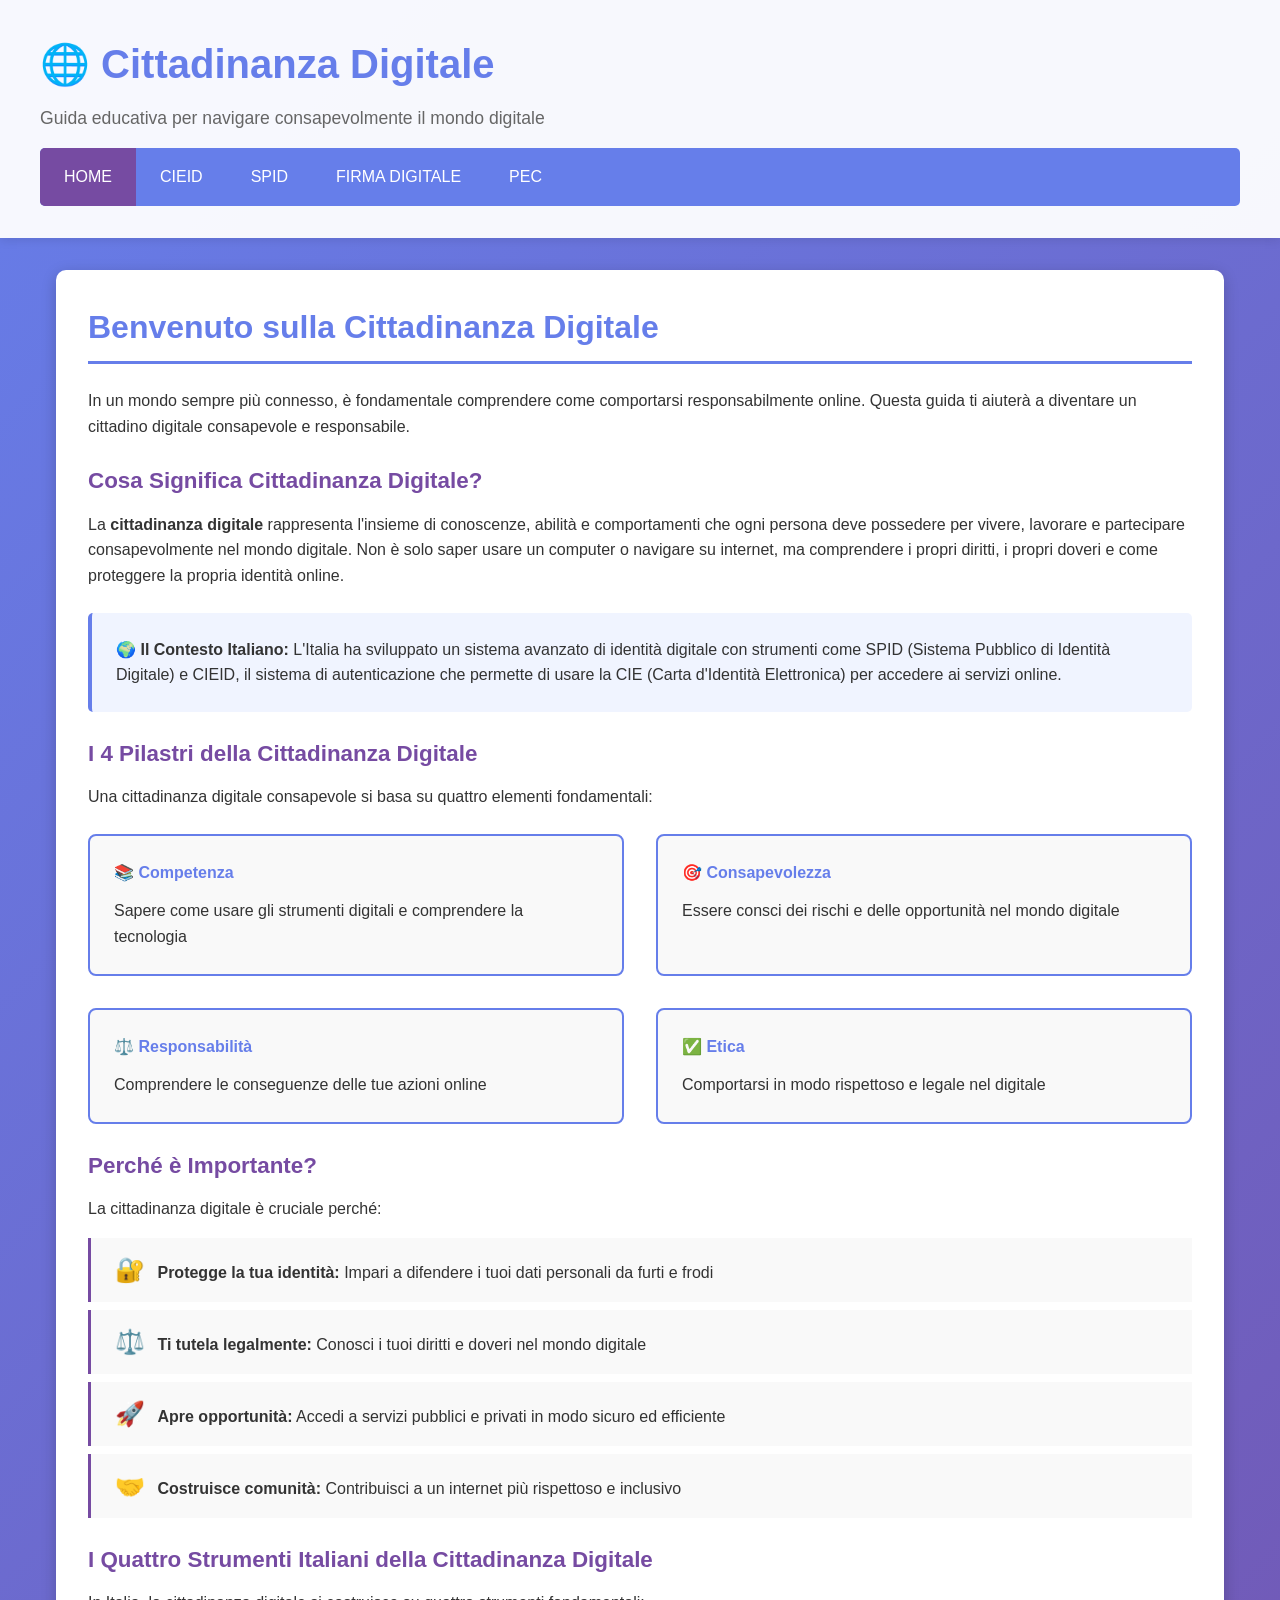
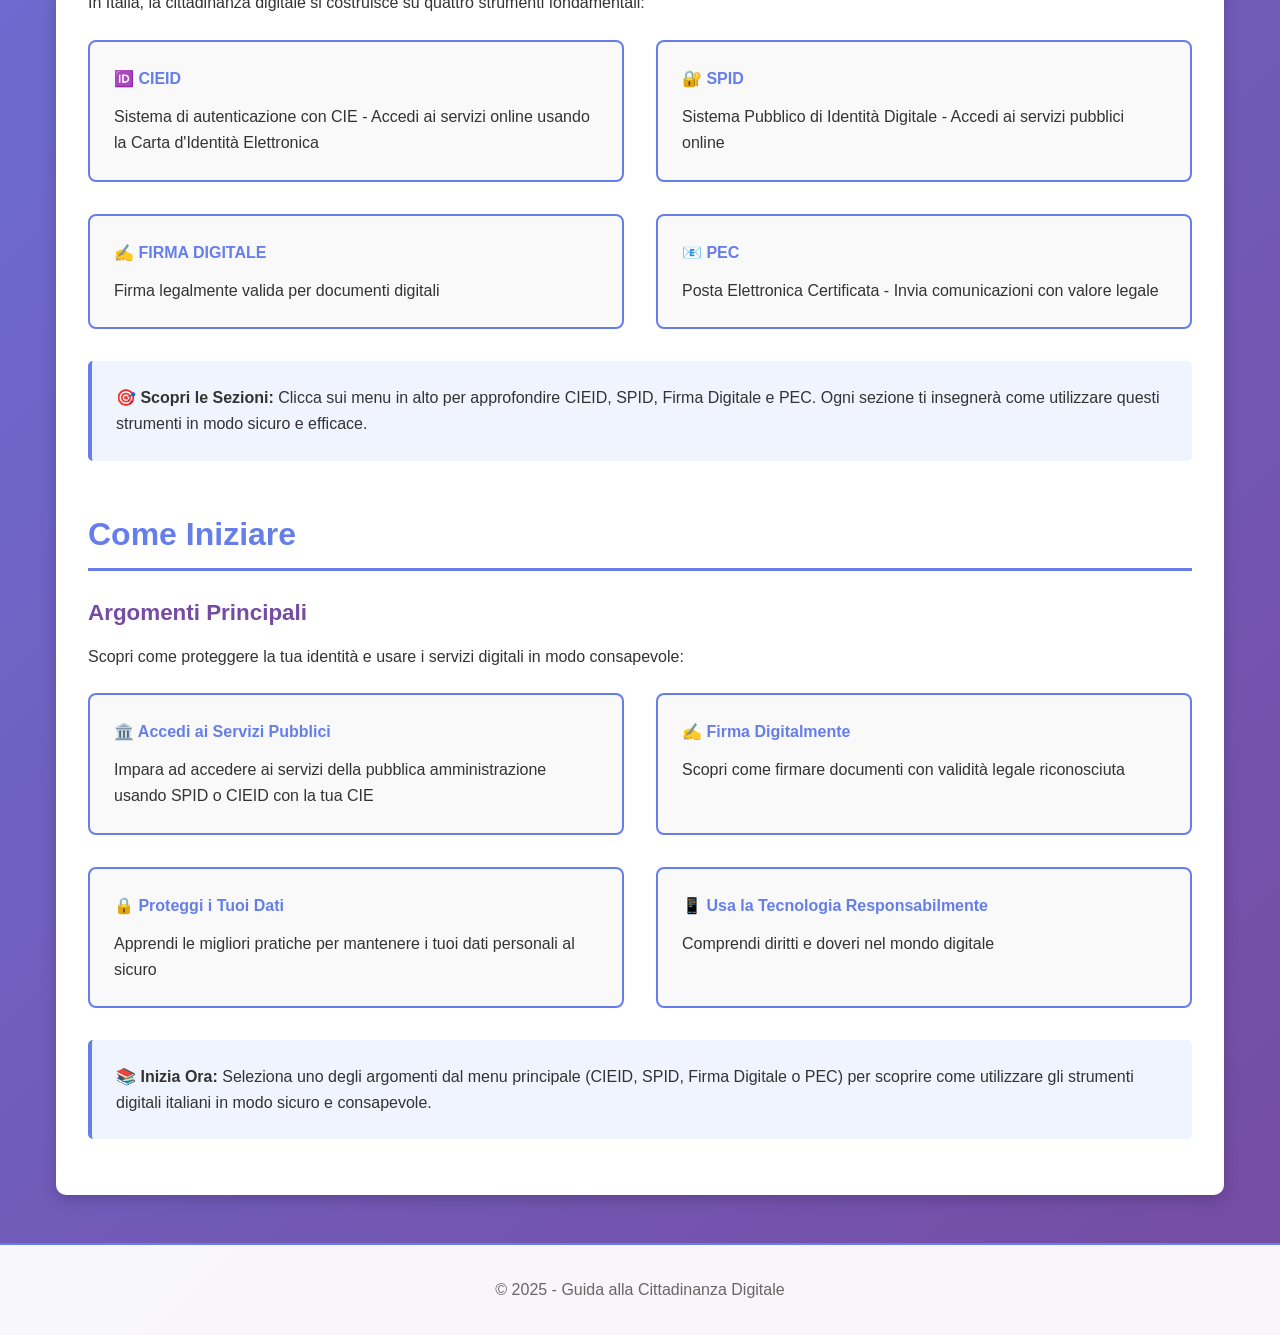
<file: index.html>
<!DOCTYPE html>
<html lang="it">
<head>
    <meta charset="UTF-8">
    <meta name="viewport" content="width=device-width, initial-scale=1.0">
    <title>Cittadinanza Digitale - Guida Educativa</title>
    <link rel="icon" type="image/svg+xml" href="favicon.svg">
    <link rel="stylesheet" href="style.css">
</head>
<body>
    <header>
        <div class="header-content">
            <h1>🌐 Cittadinanza Digitale</h1>
            <p class="subtitle">Guida educativa per navigare consapevolmente il mondo digitale</p>
            <nav id="navigation">
                <a href="#" class="nav-link active" data-section="home">HOME</a>
                <a href="#" class="nav-link" data-section="cieid">CIEID</a>
                <a href="#" class="nav-link" data-section="spid">SPID</a>
                <a href="#" class="nav-link" data-section="firma-digitale">FIRMA DIGITALE</a>
                <a href="#" class="nav-link" data-section="pec">PEC</a>
            </nav>
        </div>
    </header>

    <div class="container">
        <!-- Home Section -->
        <section class="section active" id="home">
            <h2>Benvenuto sulla Cittadinanza Digitale</h2>
            <p>In un mondo sempre più connesso, è fondamentale comprendere come comportarsi responsabilmente online. Questa guida ti aiuterà a diventare un cittadino digitale consapevole e responsabile.</p>
            
            <h3>Cosa Significa Cittadinanza Digitale?</h3>
            <p>La <strong>cittadinanza digitale</strong> rappresenta l'insieme di conoscenze, abilità e comportamenti che ogni persona deve possedere per vivere, lavorare e partecipare consapevolmente nel mondo digitale. Non è solo saper usare un computer o navigare su internet, ma comprendere i propri diritti, i propri doveri e come proteggere la propria identità online.</p>

            <div class="info-box">
                <strong>🌍 Il Contesto Italiano:</strong> L'Italia ha sviluppato un sistema avanzato di identità digitale con strumenti come SPID (Sistema Pubblico di Identità Digitale) e CIEID, il sistema di autenticazione che permette di usare la CIE (Carta d'Identità Elettronica) per accedere ai servizi online.
            </div>

            <h3>I 4 Pilastri della Cittadinanza Digitale</h3>
            <p>Una cittadinanza digitale consapevole si basa su quattro elementi fondamentali:</p>

            <div class="grid">
                <div class="card">
                    <h4>📚 Competenza</h4>
                    <p>Sapere come usare gli strumenti digitali e comprendere la tecnologia</p>
                </div>
                <div class="card">
                    <h4>🎯 Consapevolezza</h4>
                    <p>Essere consci dei rischi e delle opportunità nel mondo digitale</p>
                </div>
                <div class="card">
                    <h4>⚖️ Responsabilità</h4>
                    <p>Comprendere le conseguenze delle tue azioni online</p>
                </div>
                <div class="card">
                    <h4>✅ Etica</h4>
                    <p>Comportarsi in modo rispettoso e legale nel digitale</p>
                </div>
            </div>

            <h3>Perché è Importante?</h3>
            <p>La cittadinanza digitale è cruciale perché:</p>
            <ul class="tips-list">
                <li><span class="icon">🔐</span> <strong>Protegge la tua identità:</strong> Impari a difendere i tuoi dati personali da furti e frodi</li>
                <li><span class="icon">⚖️</span> <strong>Ti tutela legalmente:</strong> Conosci i tuoi diritti e doveri nel mondo digitale</li>
                <li><span class="icon">🚀</span> <strong>Apre opportunità:</strong> Accedi a servizi pubblici e privati in modo sicuro ed efficiente</li>
                <li><span class="icon">🤝</span> <strong>Costruisce comunità:</strong> Contribuisci a un internet più rispettoso e inclusivo</li>
            </ul>

            <h3>I Quattro Strumenti Italiani della Cittadinanza Digitale</h3>
            <p>In Italia, la cittadinanza digitale si costruisce su quattro strumenti fondamentali:</p>
            
            <div class="grid">
                <div class="card clickable" onclick="window.location.href='cieid.html'">
                    <h4>🆔 CIEID</h4>
                    <p>Sistema di autenticazione con CIE - Accedi ai servizi online usando la Carta d'Identità Elettronica</p>
                </div>
                <div class="card clickable" onclick="window.location.href='spid.html'">
                    <h4>🔐 SPID</h4>
                    <p>Sistema Pubblico di Identità Digitale - Accedi ai servizi pubblici online</p>
                </div>
                <div class="card clickable" onclick="window.location.href='firma-digitale.html'">
                    <h4>✍️ FIRMA DIGITALE</h4>
                    <p>Firma legalmente valida per documenti digitali</p>
                </div>
                <div class="card clickable" onclick="window.location.href='pec.html'">
                    <h4>📧 PEC</h4>
                    <p>Posta Elettronica Certificata - Invia comunicazioni con valore legale</p>
                </div>
            </div>

            <div class="info-box" style="margin-top: 2rem;">
                <strong>🎯 Scopri le Sezioni:</strong> Clicca sui menu in alto per approfondire CIEID, SPID, Firma Digitale e PEC. Ogni sezione ti insegnerà come utilizzare questi strumenti in modo sicuro e efficace.
            </div>

            <h2 style="margin-top: 3rem;">Come Iniziare</h2>
            
            <h3>Argomenti Principali</h3>
            <p>Scopri come proteggere la tua identità e usare i servizi digitali in modo consapevole:</p>

            <div class="grid">
                <div class="card">
                    <h4>🏛️ Accedi ai Servizi Pubblici</h4>
                    <p>Impara ad accedere ai servizi della pubblica amministrazione usando SPID o CIEID con la tua CIE</p>
                </div>
                <div class="card">
                    <h4>✍️ Firma Digitalmente</h4>
                    <p>Scopri come firmare documenti con validità legale riconosciuta</p>
                </div>
                <div class="card">
                    <h4>🔒 Proteggi i Tuoi Dati</h4>
                    <p>Apprendi le migliori pratiche per mantenere i tuoi dati personali al sicuro</p>
                </div>
                <div class="card">
                    <h4>📱 Usa la Tecnologia Responsabilmente</h4>
                    <p>Comprendi diritti e doveri nel mondo digitale</p>
                </div>
            </div>

            <div class="info-box" style="margin-top: 2rem;">
                <strong>📚 Inizia Ora:</strong> Seleziona uno degli argomenti dal menu principale (CIEID, SPID, Firma Digitale o PEC) per scoprire come utilizzare gli strumenti digitali italiani in modo sicuro e consapevole.
            </div>
        </section>
    </div>

    <footer>
        <p>&copy; 2025 - Guida alla Cittadinanza Digitale</p>
    </footer>

    <script src="script.js"></script>
</body>
</html>
</file>
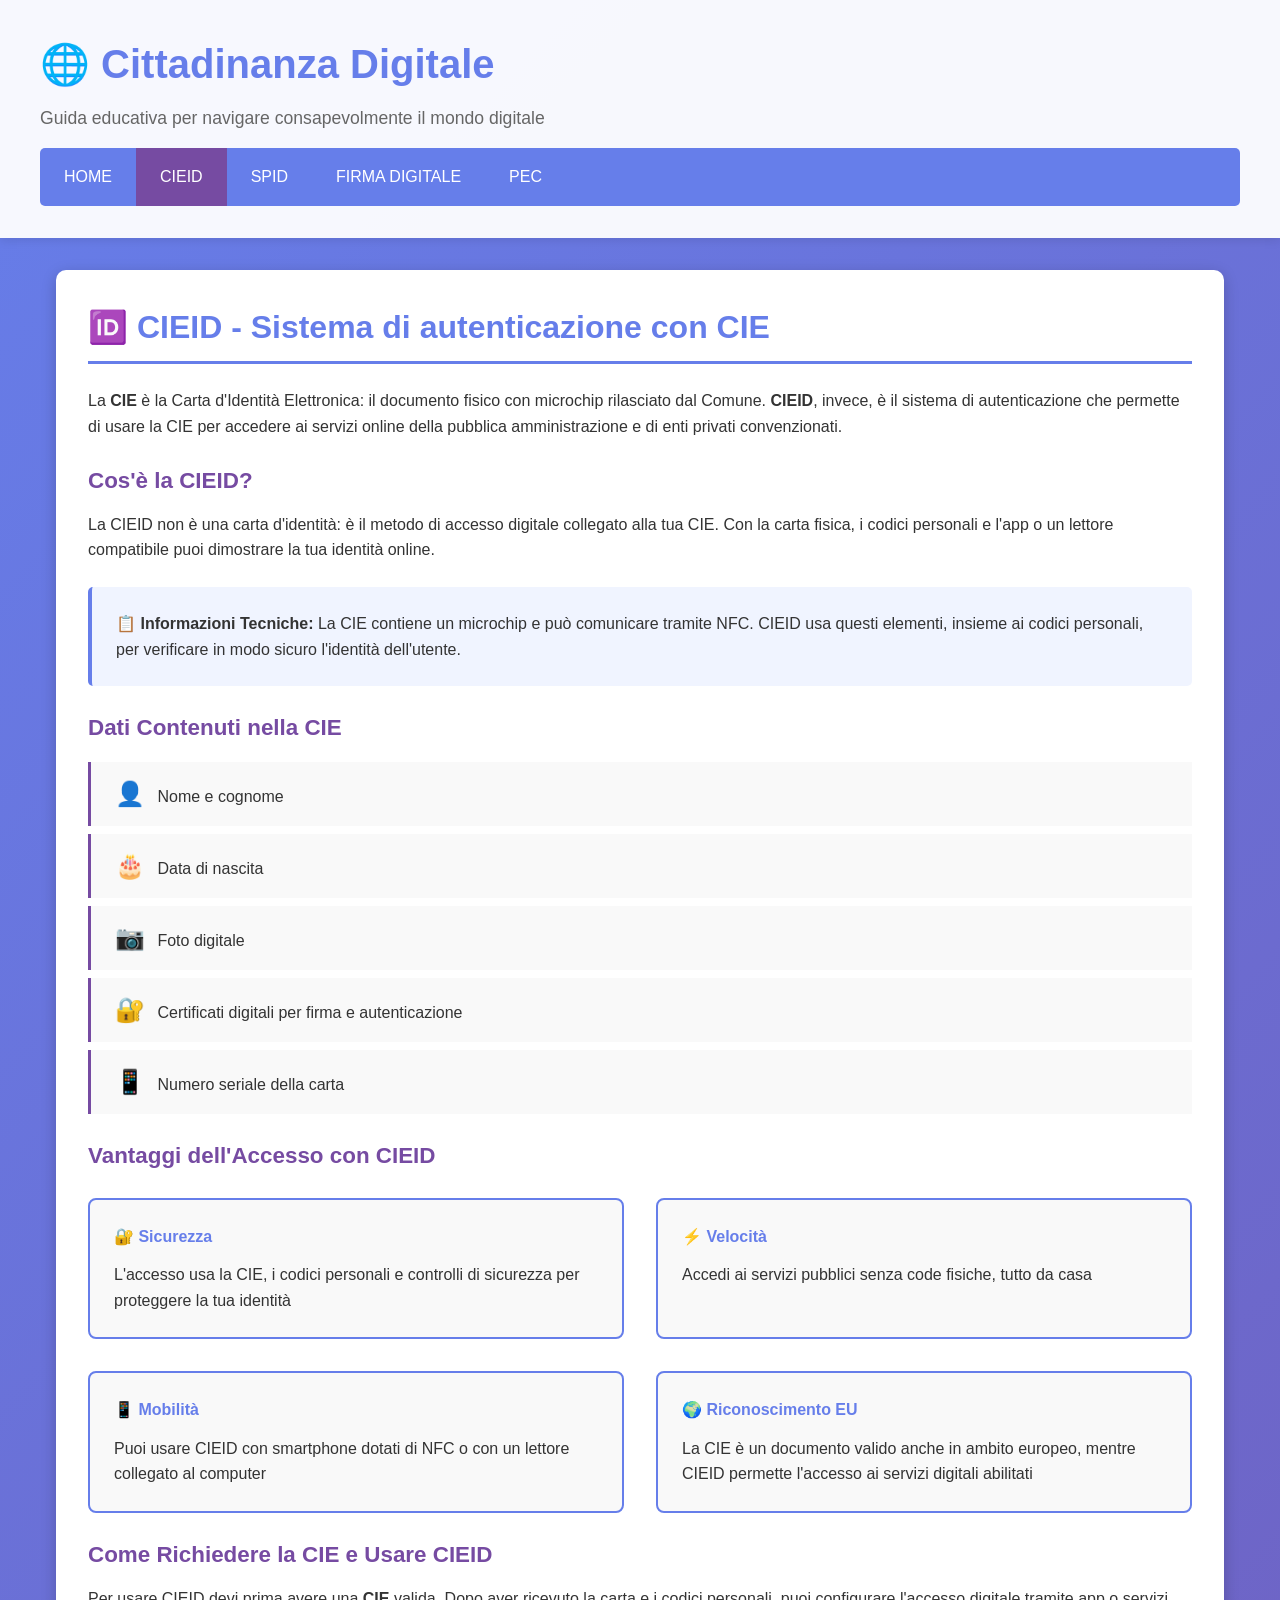
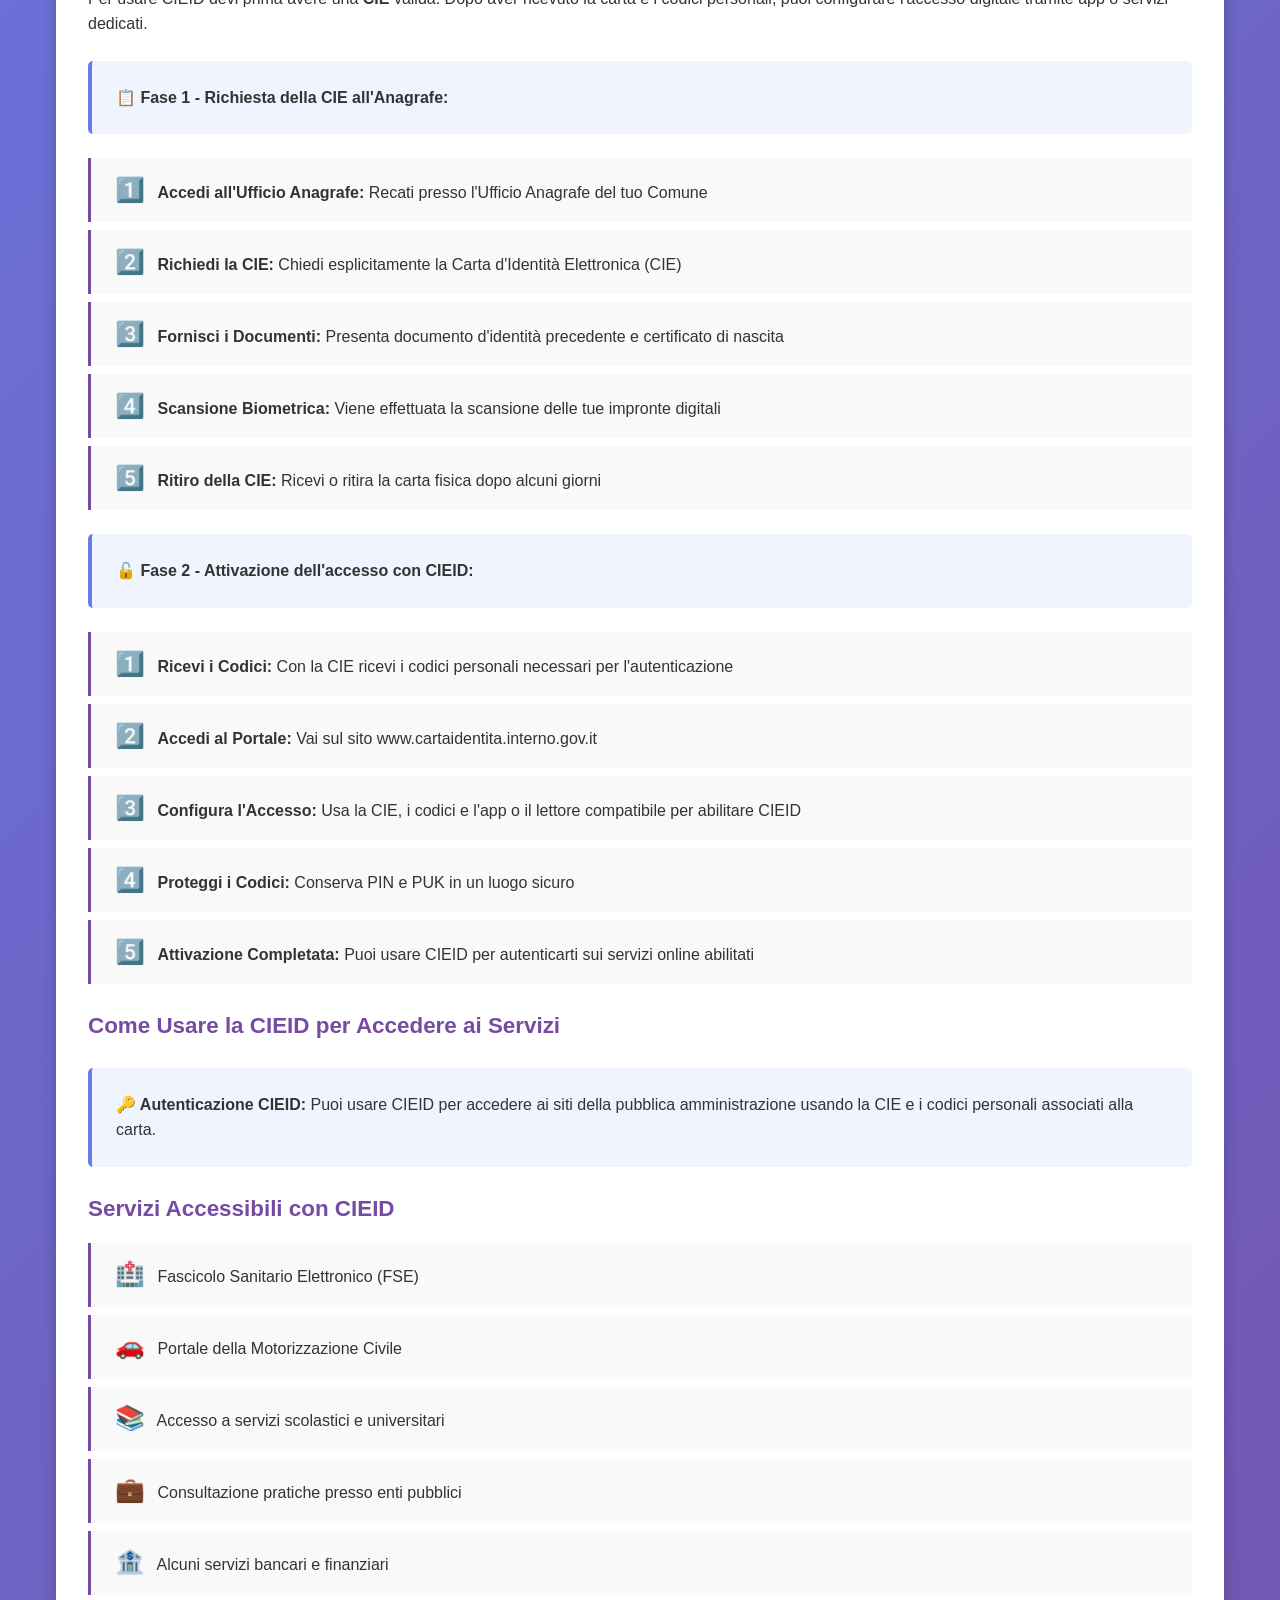
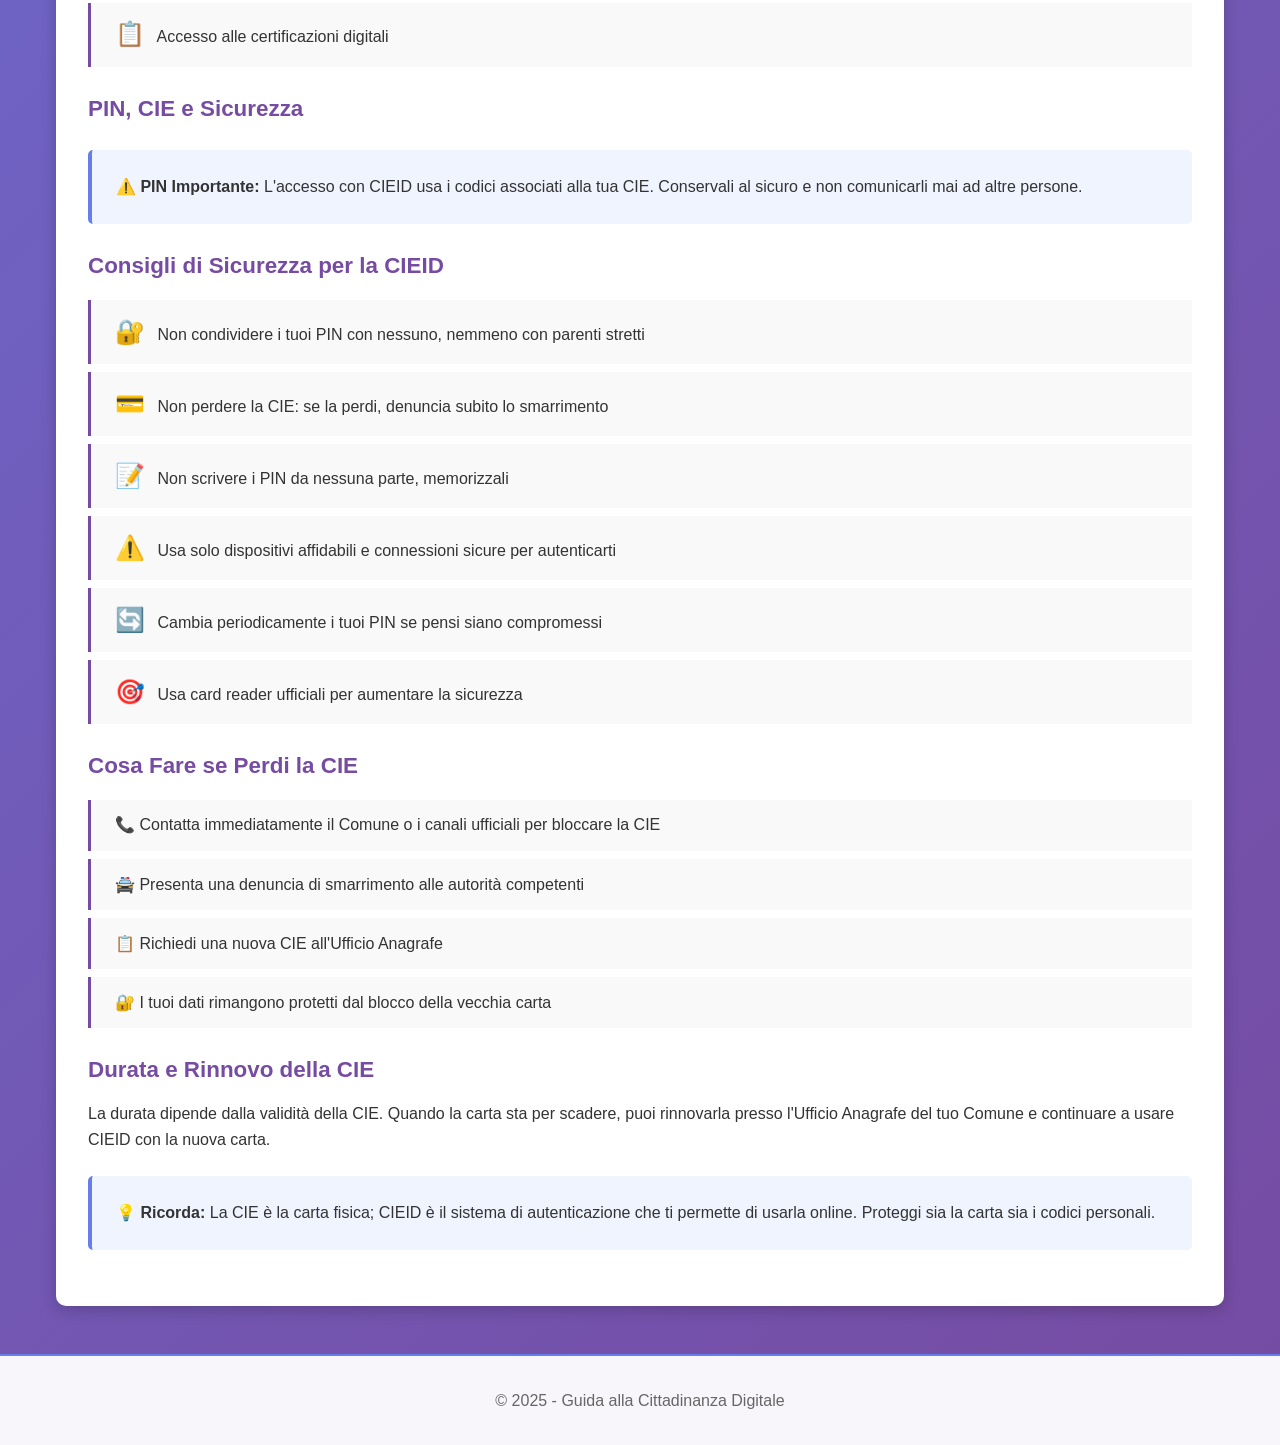
<file: cieid.html>
<!DOCTYPE html>
<html lang="it">
<head>
    <meta charset="UTF-8">
    <meta name="viewport" content="width=device-width, initial-scale=1.0">
    <title>CIEID - Cittadinanza Digitale</title>
    <link rel="icon" type="image/svg+xml" href="favicon.svg">
    <link rel="stylesheet" href="style.css">
</head>
<body>
    <header>
        <div class="header-content">
            <h1>🌐 Cittadinanza Digitale</h1>
            <p class="subtitle">Guida educativa per navigare consapevolmente il mondo digitale</p>
            <nav id="navigation">
                <a href="index.html" class="nav-link" data-section="home">HOME</a>
                <a href="cieid.html" class="nav-link active" data-section="cieid">CIEID</a>
                <a href="spid.html" class="nav-link" data-section="spid">SPID</a>
                <a href="firma-digitale.html" class="nav-link" data-section="firma-digitale">FIRMA DIGITALE</a>
                <a href="pec.html" class="nav-link" data-section="pec">PEC</a>
            </nav>
        </div>
    </header>

    <div class="container">
        <section class="section active">
            <h2>🆔 CIEID - Sistema di autenticazione con CIE</h2>

            <p>La <strong>CIE</strong> è la Carta d'Identità Elettronica: il documento fisico con microchip rilasciato dal Comune. <strong>CIEID</strong>, invece, è il sistema di autenticazione che permette di usare la CIE per accedere ai servizi online della pubblica amministrazione e di enti privati convenzionati.</p>

            <h3>Cos'è la CIEID?</h3>
            <p>La CIEID non è una carta d'identità: è il metodo di accesso digitale collegato alla tua CIE. Con la carta fisica, i codici personali e l'app o un lettore compatibile puoi dimostrare la tua identità online.</p>

            <div class="info-box">
                <strong>📋 Informazioni Tecniche:</strong> La CIE contiene un microchip e può comunicare tramite NFC. CIEID usa questi elementi, insieme ai codici personali, per verificare in modo sicuro l'identità dell'utente.
            </div>

            <h3>Dati Contenuti nella CIE</h3>
            <ul class="tips-list">
                <li><span class="icon">👤</span> Nome e cognome</li>
                <li><span class="icon">🎂</span> Data di nascita</li>
                <li><span class="icon">📷</span> Foto digitale</li>
                <li><span class="icon">🔐</span> Certificati digitali per firma e autenticazione</li>
                <li><span class="icon">📱</span> Numero seriale della carta</li>
            </ul>

            <h3>Vantaggi dell'Accesso con CIEID</h3>
            <div class="grid">
                <div class="card">
                    <h4>🔐 Sicurezza</h4>
                    <p>L'accesso usa la CIE, i codici personali e controlli di sicurezza per proteggere la tua identità</p>
                </div>
                <div class="card">
                    <h4>⚡ Velocità</h4>
                    <p>Accedi ai servizi pubblici senza code fisiche, tutto da casa</p>
                </div>
                <div class="card">
                    <h4>📱 Mobilità</h4>
                    <p>Puoi usare CIEID con smartphone dotati di NFC o con un lettore collegato al computer</p>
                </div>
                <div class="card">
                    <h4>🌍 Riconoscimento EU</h4>
                    <p>La CIE è un documento valido anche in ambito europeo, mentre CIEID permette l'accesso ai servizi digitali abilitati</p>
                </div>
            </div>

            <h3>Come Richiedere la CIE e Usare CIEID</h3>
            <p>Per usare CIEID devi prima avere una <strong>CIE</strong> valida. Dopo aver ricevuto la carta e i codici personali, puoi configurare l'accesso digitale tramite app o servizi dedicati.</p>
            
            <div class="info-box">
                <strong>📋 Fase 1 - Richiesta della CIE all'Anagrafe:</strong>
            </div>
            <ol class="tips-list">
                <li><span class="icon">1️⃣</span> <strong>Accedi all'Ufficio Anagrafe:</strong> Recati presso l'Ufficio Anagrafe del tuo Comune</li>
                <li><span class="icon">2️⃣</span> <strong>Richiedi la CIE:</strong> Chiedi esplicitamente la Carta d'Identità Elettronica (CIE)</li>
                <li><span class="icon">3️⃣</span> <strong>Fornisci i Documenti:</strong> Presenta documento d'identità precedente e certificato di nascita</li>
                <li><span class="icon">4️⃣</span> <strong>Scansione Biometrica:</strong> Viene effettuata la scansione delle tue impronte digitali</li>
                <li><span class="icon">5️⃣</span> <strong>Ritiro della CIE:</strong> Ricevi o ritira la carta fisica dopo alcuni giorni</li>
            </ol>

            <div class="info-box" style="margin-top: 1.5rem;">
                <strong>🔓 Fase 2 - Attivazione dell'accesso con CIEID:</strong>
            </div>
            <ol class="tips-list">
                <li><span class="icon">1️⃣</span> <strong>Ricevi i Codici:</strong> Con la CIE ricevi i codici personali necessari per l'autenticazione</li>
                <li><span class="icon">2️⃣</span> <strong>Accedi al Portale:</strong> Vai sul sito www.cartaidentita.interno.gov.it</li>
                <li><span class="icon">3️⃣</span> <strong>Configura l'Accesso:</strong> Usa la CIE, i codici e l'app o il lettore compatibile per abilitare CIEID</li>
                <li><span class="icon">4️⃣</span> <strong>Proteggi i Codici:</strong> Conserva PIN e PUK in un luogo sicuro</li>
                <li><span class="icon">5️⃣</span> <strong>Attivazione Completata:</strong> Puoi usare CIEID per autenticarti sui servizi online abilitati</li>
            </ol>

            <h3>Come Usare la CIEID per Accedere ai Servizi</h3>
            
            <div class="info-box">
                <strong>🔑 Autenticazione CIEID:</strong> Puoi usare CIEID per accedere ai siti della pubblica amministrazione usando la CIE e i codici personali associati alla carta.
            </div>

            <h3>Servizi Accessibili con CIEID</h3>
            <ul class="tips-list">
                <li><span class="icon">🏥</span> Fascicolo Sanitario Elettronico (FSE)</li>
                <li><span class="icon">🚗</span> Portale della Motorizzazione Civile</li>
                <li><span class="icon">📚</span> Accesso a servizi scolastici e universitari</li>
                <li><span class="icon">💼</span> Consultazione pratiche presso enti pubblici</li>
                <li><span class="icon">🏦</span> Alcuni servizi bancari e finanziari</li>
                <li><span class="icon">📋</span> Accesso alle certificazioni digitali</li>
            </ul>

            <h3>PIN, CIE e Sicurezza</h3>

            <div class="info-box">
                <strong>⚠️ PIN Importante:</strong> L'accesso con CIEID usa i codici associati alla tua CIE. Conservali al sicuro e non comunicarli mai ad altre persone.
            </div>

            <h3>Consigli di Sicurezza per la CIEID</h3>
            <ul class="tips-list">
                <li><span class="icon">🔐</span> Non condividere i tuoi PIN con nessuno, nemmeno con parenti stretti</li>
                <li><span class="icon">💳</span> Non perdere la CIE: se la perdi, denuncia subito lo smarrimento</li>
                <li><span class="icon">📝</span> Non scrivere i PIN da nessuna parte, memorizzali</li>
                <li><span class="icon">⚠️</span> Usa solo dispositivi affidabili e connessioni sicure per autenticarti</li>
                <li><span class="icon">🔄</span> Cambia periodicamente i tuoi PIN se pensi siano compromessi</li>
                <li><span class="icon">🎯</span> Usa card reader ufficiali per aumentare la sicurezza</li>
            </ul>

            <h3>Cosa Fare se Perdi la CIE</h3>
            <ul class="tips-list">
                <li>📞 Contatta immediatamente il Comune o i canali ufficiali per bloccare la CIE</li>
                <li>🚔 Presenta una denuncia di smarrimento alle autorità competenti</li>
                <li>📋 Richiedi una nuova CIE all'Ufficio Anagrafe</li>
                <li>🔐 I tuoi dati rimangono protetti dal blocco della vecchia carta</li>
            </ul>

            <h3>Durata e Rinnovo della CIE</h3>
            <p>La durata dipende dalla validità della CIE. Quando la carta sta per scadere, puoi rinnovarla presso l'Ufficio Anagrafe del tuo Comune e continuare a usare CIEID con la nuova carta.</p>

            <div class="info-box">
                <strong>💡 Ricorda:</strong> La CIE è la carta fisica; CIEID è il sistema di autenticazione che ti permette di usarla online. Proteggi sia la carta sia i codici personali.
            </div>
        </section>
    </div>

    <footer>
        <p>&copy; 2025 - Guida alla Cittadinanza Digitale</p>
    </footer>

    <script src="script.js"></script>
</body>
</html>
</file>
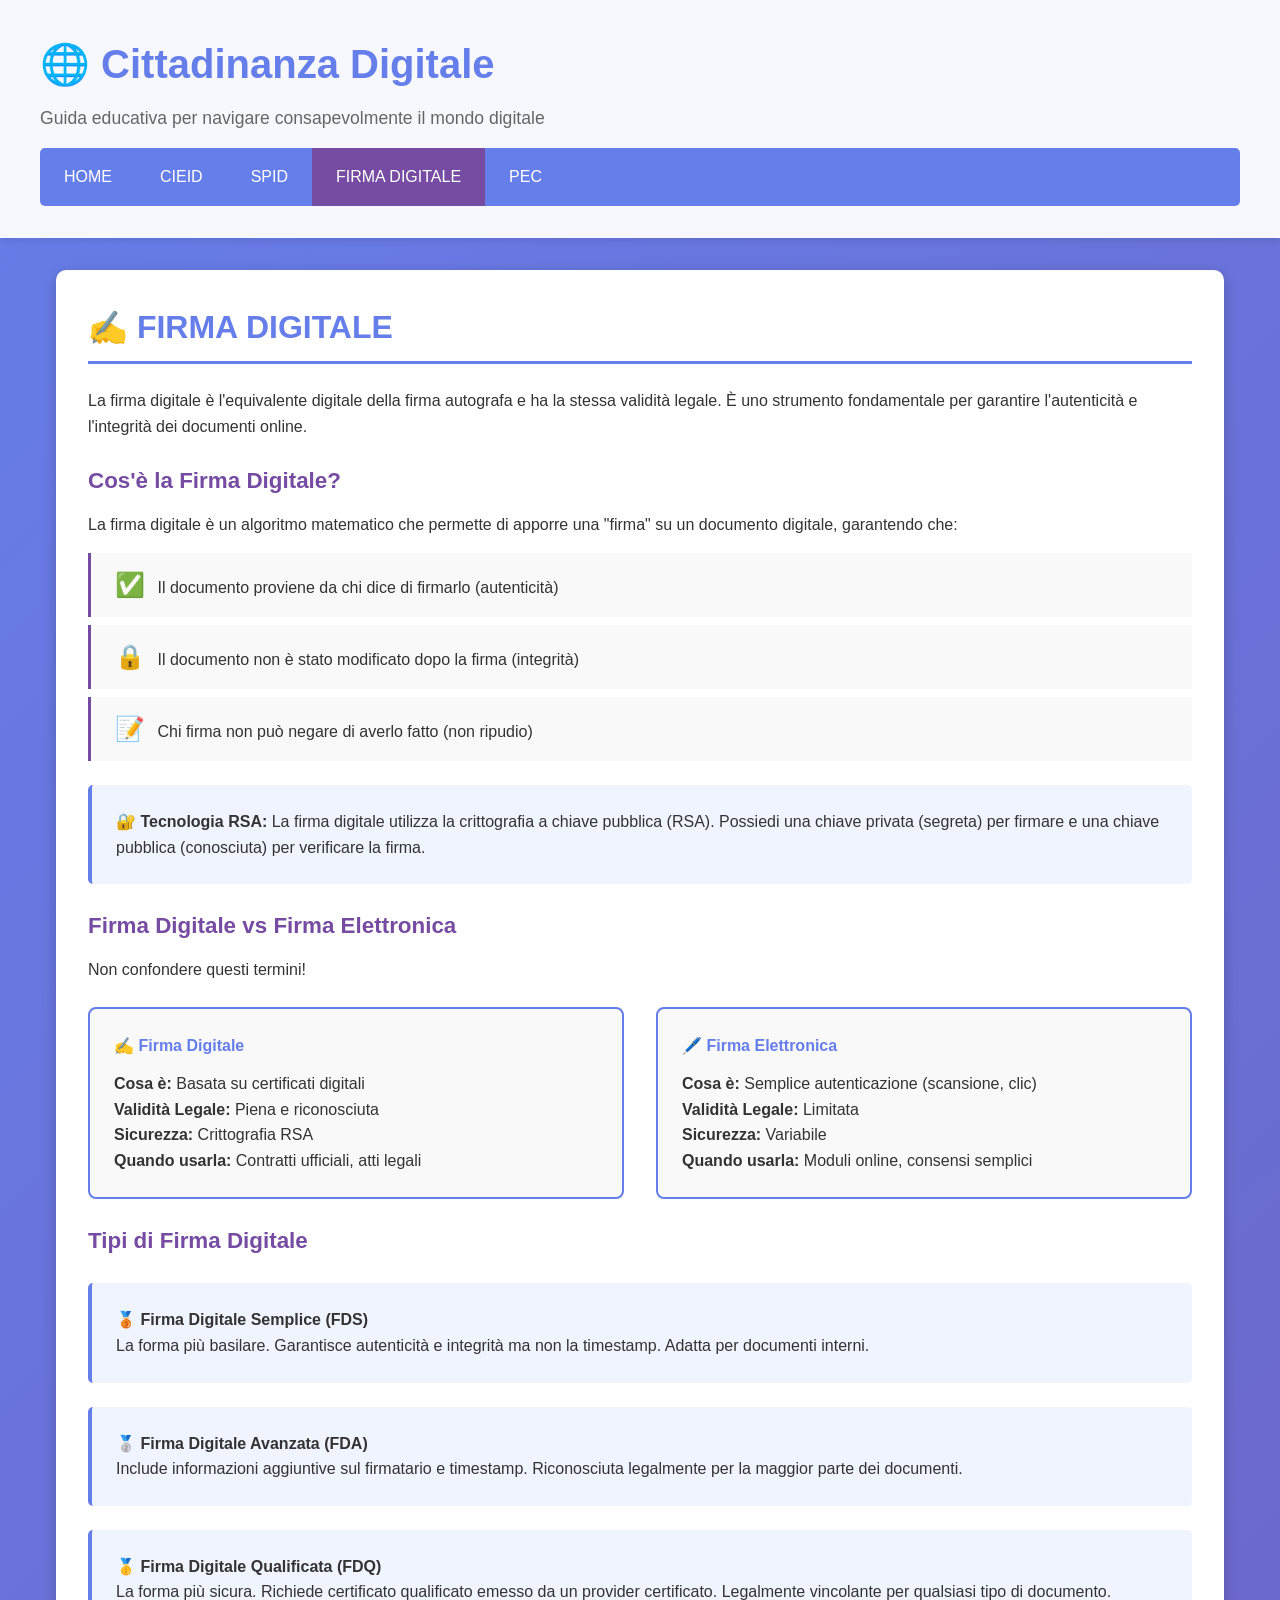
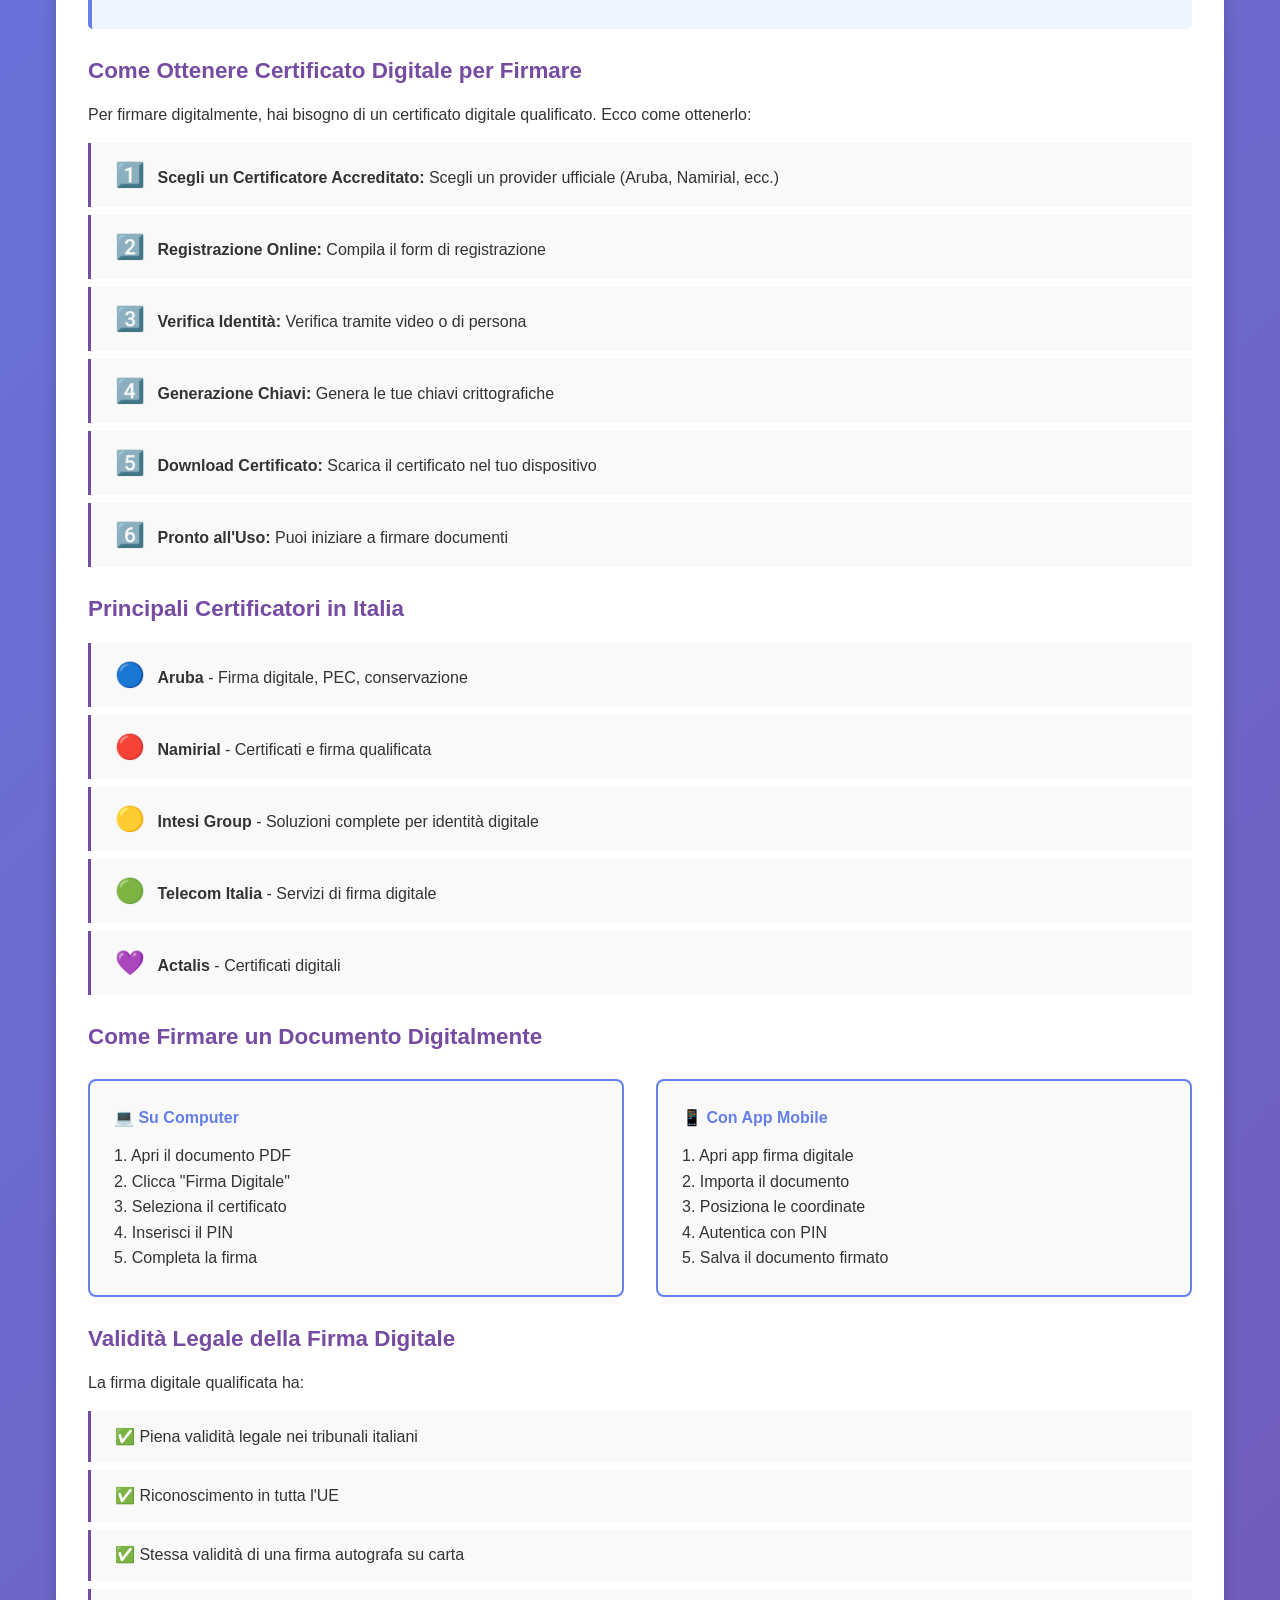
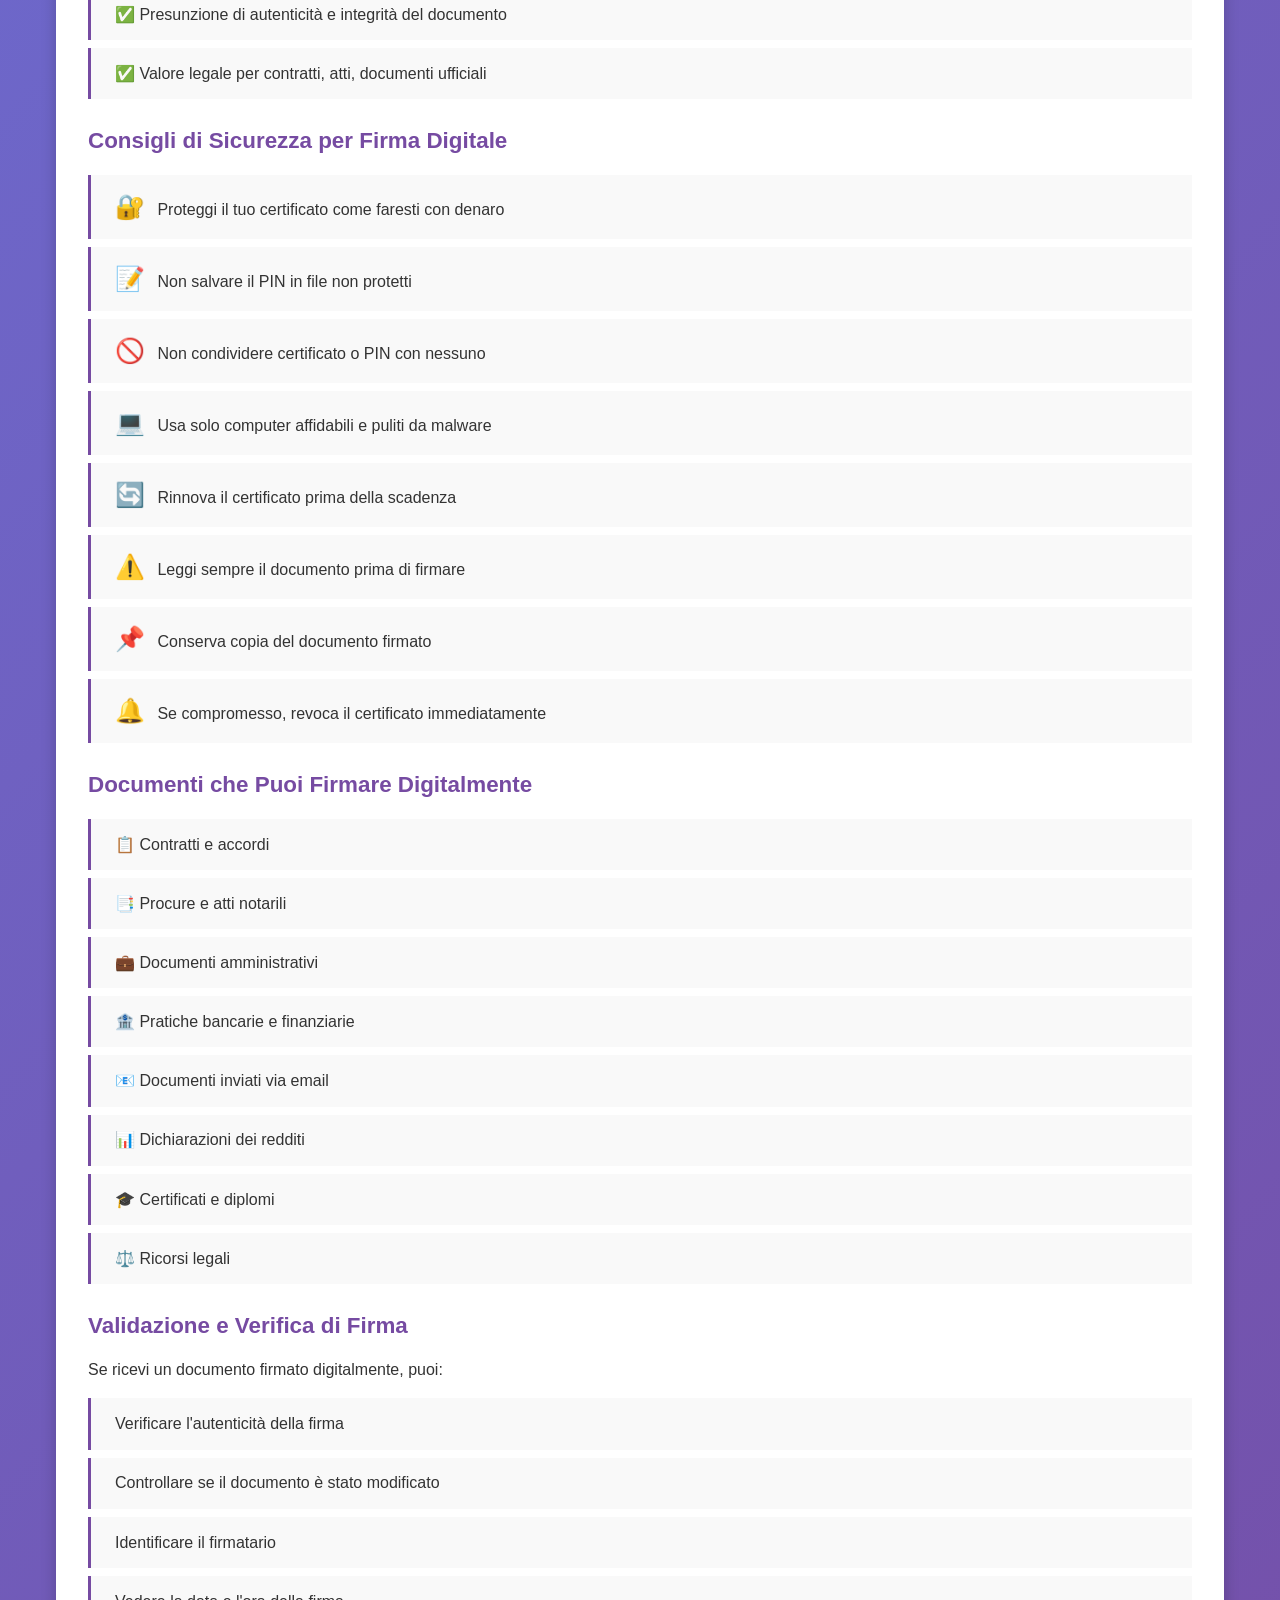
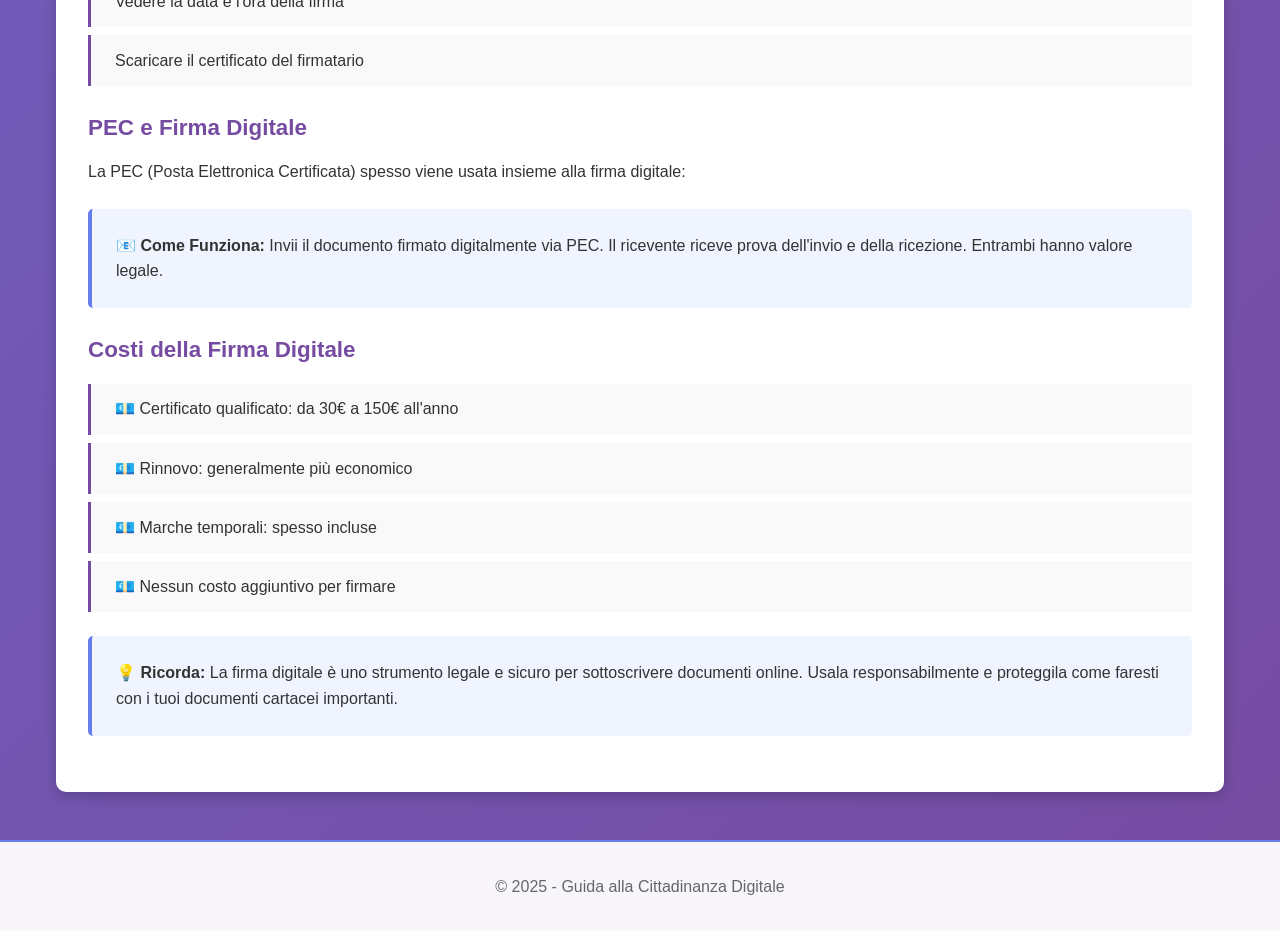
<file: firma-digitale.html>
<!DOCTYPE html>
<html lang="it">
<head>
    <meta charset="UTF-8">
    <meta name="viewport" content="width=device-width, initial-scale=1.0">
    <title>FIRMA DIGITALE - Cittadinanza Digitale</title>
    <link rel="icon" type="image/svg+xml" href="favicon.svg">
    <link rel="stylesheet" href="style.css">
</head>
<body>
    <header>
        <div class="header-content">
            <h1>🌐 Cittadinanza Digitale</h1>
            <p class="subtitle">Guida educativa per navigare consapevolmente il mondo digitale</p>
            <nav id="navigation">
                <a href="index.html" class="nav-link" data-section="home">HOME</a>
                <a href="cieid.html" class="nav-link" data-section="cieid">CIEID</a>
                <a href="spid.html" class="nav-link" data-section="spid">SPID</a>
                <a href="firma-digitale.html" class="nav-link active" data-section="firma-digitale">FIRMA DIGITALE</a>
                <a href="pec.html" class="nav-link" data-section="pec">PEC</a>
            </nav>
        </div>
    </header>

    <div class="container">
        <section class="section active">
            <h2>✍️ FIRMA DIGITALE</h2>
            
            <p>La firma digitale è l'equivalente digitale della firma autografa e ha la stessa validità legale. È uno strumento fondamentale per garantire l'autenticità e l'integrità dei documenti online.</p>

            <h3>Cos'è la Firma Digitale?</h3>
            <p>La firma digitale è un algoritmo matematico che permette di apporre una "firma" su un documento digitale, garantendo che:</p>
            
            <ul class="tips-list">
                <li><span class="icon">✅</span> Il documento proviene da chi dice di firmarlo (autenticità)</li>
                <li><span class="icon">🔒</span> Il documento non è stato modificato dopo la firma (integrità)</li>
                <li><span class="icon">📝</span> Chi firma non può negare di averlo fatto (non ripudio)</li>
            </ul>

            <div class="info-box">
                <strong>🔐 Tecnologia RSA:</strong> La firma digitale utilizza la crittografia a chiave pubblica (RSA). Possiedi una chiave privata (segreta) per firmare e una chiave pubblica (conosciuta) per verificare la firma.
            </div>

            <h3>Firma Digitale vs Firma Elettronica</h3>
            <p>Non confondere questi termini!</p>

            <div class="grid">
                <div class="card">
                    <h4>✍️ Firma Digitale</h4>
                    <p><strong>Cosa è:</strong> Basata su certificati digitali</p>
                    <p><strong>Validità Legale:</strong> Piena e riconosciuta</p>
                    <p><strong>Sicurezza:</strong> Crittografia RSA</p>
                    <p><strong>Quando usarla:</strong> Contratti ufficiali, atti legali</p>
                </div>
                <div class="card">
                    <h4>🖊️ Firma Elettronica</h4>
                    <p><strong>Cosa è:</strong> Semplice autenticazione (scansione, clic)</p>
                    <p><strong>Validità Legale:</strong> Limitata</p>
                    <p><strong>Sicurezza:</strong> Variabile</p>
                    <p><strong>Quando usarla:</strong> Moduli online, consensi semplici</p>
                </div>
            </div>

            <h3>Tipi di Firma Digitale</h3>

            <div class="info-box">
                <strong>🥉 Firma Digitale Semplice (FDS)</strong>
                <p>La forma più basilare. Garantisce autenticità e integrità ma non la timestamp. Adatta per documenti interni.</p>
            </div>

            <div class="info-box">
                <strong>🥈 Firma Digitale Avanzata (FDA)</strong>
                <p>Include informazioni aggiuntive sul firmatario e timestamp. Riconosciuta legalmente per la maggior parte dei documenti.</p>
            </div>

            <div class="info-box">
                <strong>🥇 Firma Digitale Qualificata (FDQ)</strong>
                <p>La forma più sicura. Richiede certificato qualificato emesso da un provider certificato. Legalmente vincolante per qualsiasi tipo di documento.</p>
            </div>

            <h3>Come Ottenere Certificato Digitale per Firmare</h3>
            <p>Per firmare digitalmente, hai bisogno di un certificato digitale qualificato. Ecco come ottenerlo:</p>

            <ol class="tips-list">
                <li><span class="icon">1️⃣</span> <strong>Scegli un Certificatore Accreditato:</strong> Scegli un provider ufficiale (Aruba, Namirial, ecc.)</li>
                <li><span class="icon">2️⃣</span> <strong>Registrazione Online:</strong> Compila il form di registrazione</li>
                <li><span class="icon">3️⃣</span> <strong>Verifica Identità:</strong> Verifica tramite video o di persona</li>
                <li><span class="icon">4️⃣</span> <strong>Generazione Chiavi:</strong> Genera le tue chiavi crittografiche</li>
                <li><span class="icon">5️⃣</span> <strong>Download Certificato:</strong> Scarica il certificato nel tuo dispositivo</li>
                <li><span class="icon">6️⃣</span> <strong>Pronto all'Uso:</strong> Puoi iniziare a firmare documenti</li>
            </ol>

            <h3>Principali Certificatori in Italia</h3>
            <ul class="tips-list">
                <li><span class="icon">🔵</span> <strong>Aruba</strong> - Firma digitale, PEC, conservazione</li>
                <li><span class="icon">🔴</span> <strong>Namirial</strong> - Certificati e firma qualificata</li>
                <li><span class="icon">🟡</span> <strong>Intesi Group</strong> - Soluzioni complete per identità digitale</li>
                <li><span class="icon">🟢</span> <strong>Telecom Italia</strong> - Servizi di firma digitale</li>
                <li><span class="icon">💜</span> <strong>Actalis</strong> - Certificati digitali</li>
            </ul>

            <h3>Come Firmare un Documento Digitalmente</h3>
            <div class="grid">
                <div class="card">
                    <h4>💻 Su Computer</h4>
                    <p>1. Apri il documento PDF</p>
                    <p>2. Clicca "Firma Digitale"</p>
                    <p>3. Seleziona il certificato</p>
                    <p>4. Inserisci il PIN</p>
                    <p>5. Completa la firma</p>
                </div>
                <div class="card">
                    <h4>📱 Con App Mobile</h4>
                    <p>1. Apri app firma digitale</p>
                    <p>2. Importa il documento</p>
                    <p>3. Posiziona le coordinate</p>
                    <p>4. Autentica con PIN</p>
                    <p>5. Salva il documento firmato</p>
                </div>
            </div>

            <h3>Validità Legale della Firma Digitale</h3>
            <p>La firma digitale qualificata ha:</p>
            <ul class="tips-list">
                <li>✅ Piena validità legale nei tribunali italiani</li>
                <li>✅ Riconoscimento in tutta l'UE</li>
                <li>✅ Stessa validità di una firma autografa su carta</li>
                <li>✅ Presunzione di autenticità e integrità del documento</li>
                <li>✅ Valore legale per contratti, atti, documenti ufficiali</li>
            </ul>

            <h3>Consigli di Sicurezza per Firma Digitale</h3>
            <ul class="tips-list">
                <li><span class="icon">🔐</span> Proteggi il tuo certificato come faresti con denaro</li>
                <li><span class="icon">📝</span> Non salvare il PIN in file non protetti</li>
                <li><span class="icon">🚫</span> Non condividere certificato o PIN con nessuno</li>
                <li><span class="icon">💻</span> Usa solo computer affidabili e puliti da malware</li>
                <li><span class="icon">🔄</span> Rinnova il certificato prima della scadenza</li>
                <li><span class="icon">⚠️</span> Leggi sempre il documento prima di firmare</li>
                <li><span class="icon">📌</span> Conserva copia del documento firmato</li>
                <li><span class="icon">🔔</span> Se compromesso, revoca il certificato immediatamente</li>
            </ul>

            <h3>Documenti che Puoi Firmare Digitalmente</h3>
            <ul class="tips-list">
                <li>📋 Contratti e accordi</li>
                <li>📑 Procure e atti notarili</li>
                <li>💼 Documenti amministrativi</li>
                <li>🏦 Pratiche bancarie e finanziarie</li>
                <li>📧 Documenti inviati via email</li>
                <li>📊 Dichiarazioni dei redditi</li>
                <li>🎓 Certificati e diplomi</li>
                <li>⚖️ Ricorsi legali</li>
            </ul>

            <h3>Validazione e Verifica di Firma</h3>
            <p>Se ricevi un documento firmato digitalmente, puoi:</p>
            <ul class="tips-list">
                <li>Verificare l'autenticità della firma</li>
                <li>Controllare se il documento è stato modificato</li>
                <li>Identificare il firmatario</li>
                <li>Vedere la data e l'ora della firma</li>
                <li>Scaricare il certificato del firmatario</li>
            </ul>

            <h3>PEC e Firma Digitale</h3>
            <p>La PEC (Posta Elettronica Certificata) spesso viene usata insieme alla firma digitale:</p>
            
            <div class="info-box">
                <strong>📧 Come Funziona:</strong> Invii il documento firmato digitalmente via PEC. Il ricevente riceve prova dell'invio e della ricezione. Entrambi hanno valore legale.
            </div>

            <h3>Costi della Firma Digitale</h3>
            <ul class="tips-list">
                <li>💶 Certificato qualificato: da 30€ a 150€ all'anno</li>
                <li>💶 Rinnovo: generalmente più economico</li>
                <li>💶 Marche temporali: spesso incluse</li>
                <li>💶 Nessun costo aggiuntivo per firmare</li>
            </ul>

            <div class="info-box">
                <strong>💡 Ricorda:</strong> La firma digitale è uno strumento legale e sicuro per sottoscrivere documenti online. Usala responsabilmente e proteggila come faresti con i tuoi documenti cartacei importanti.
            </div>
        </section>
    </div>

    <footer>
        <p>&copy; 2025 - Guida alla Cittadinanza Digitale</p>
    </footer>

    <script src="script.js"></script>
</body>
</html>
</file>
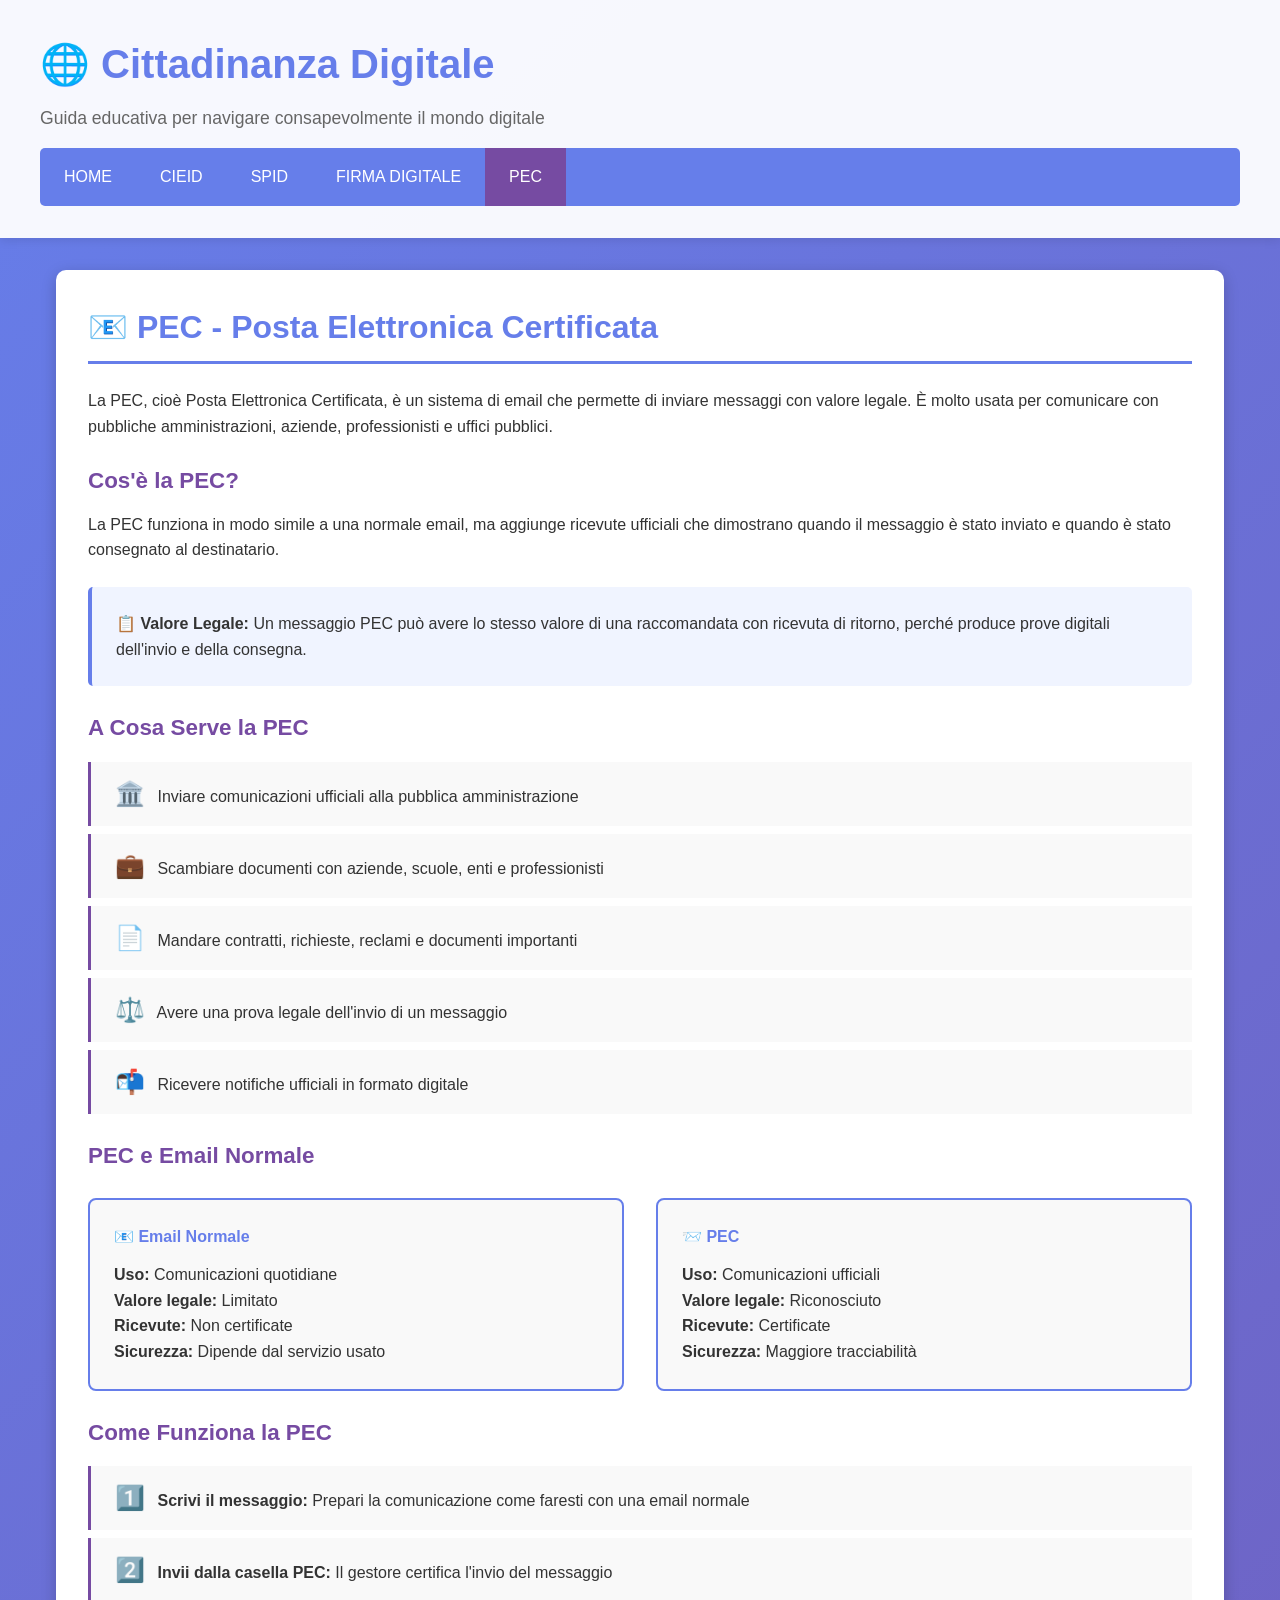
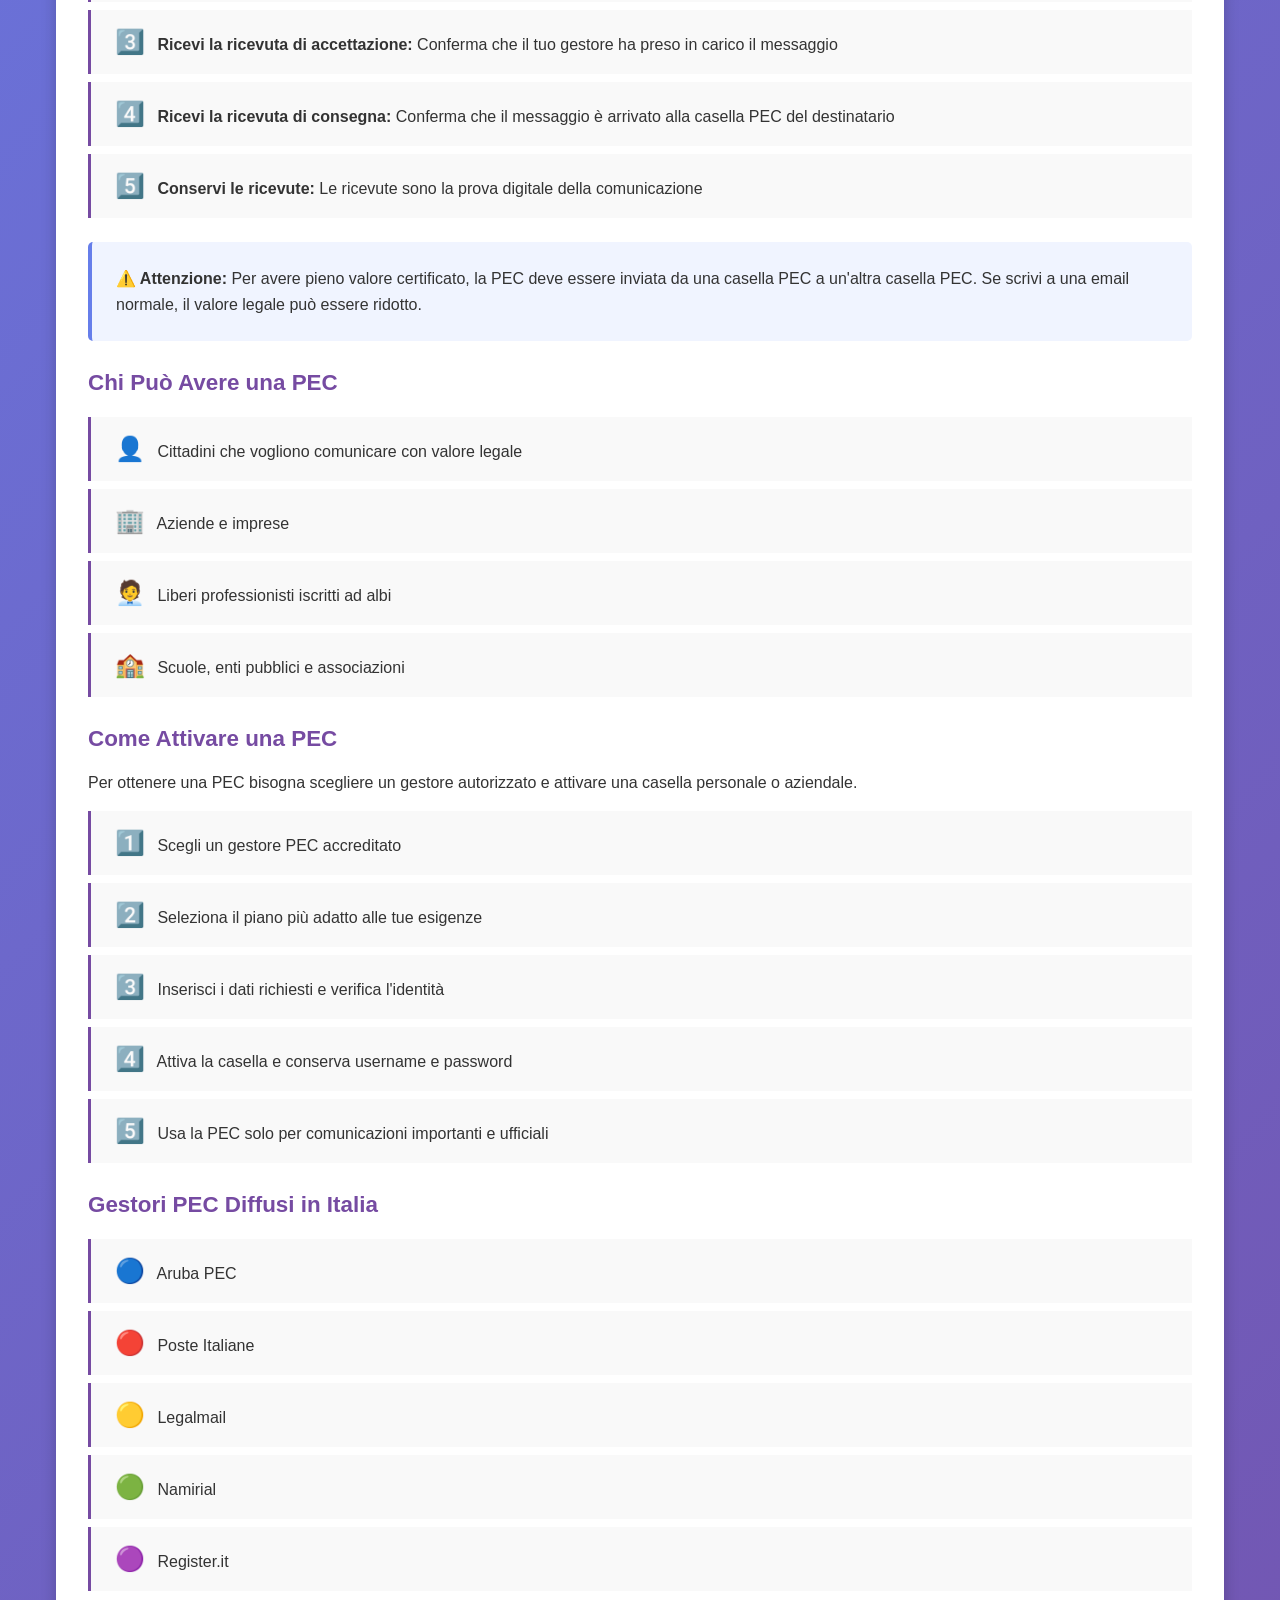
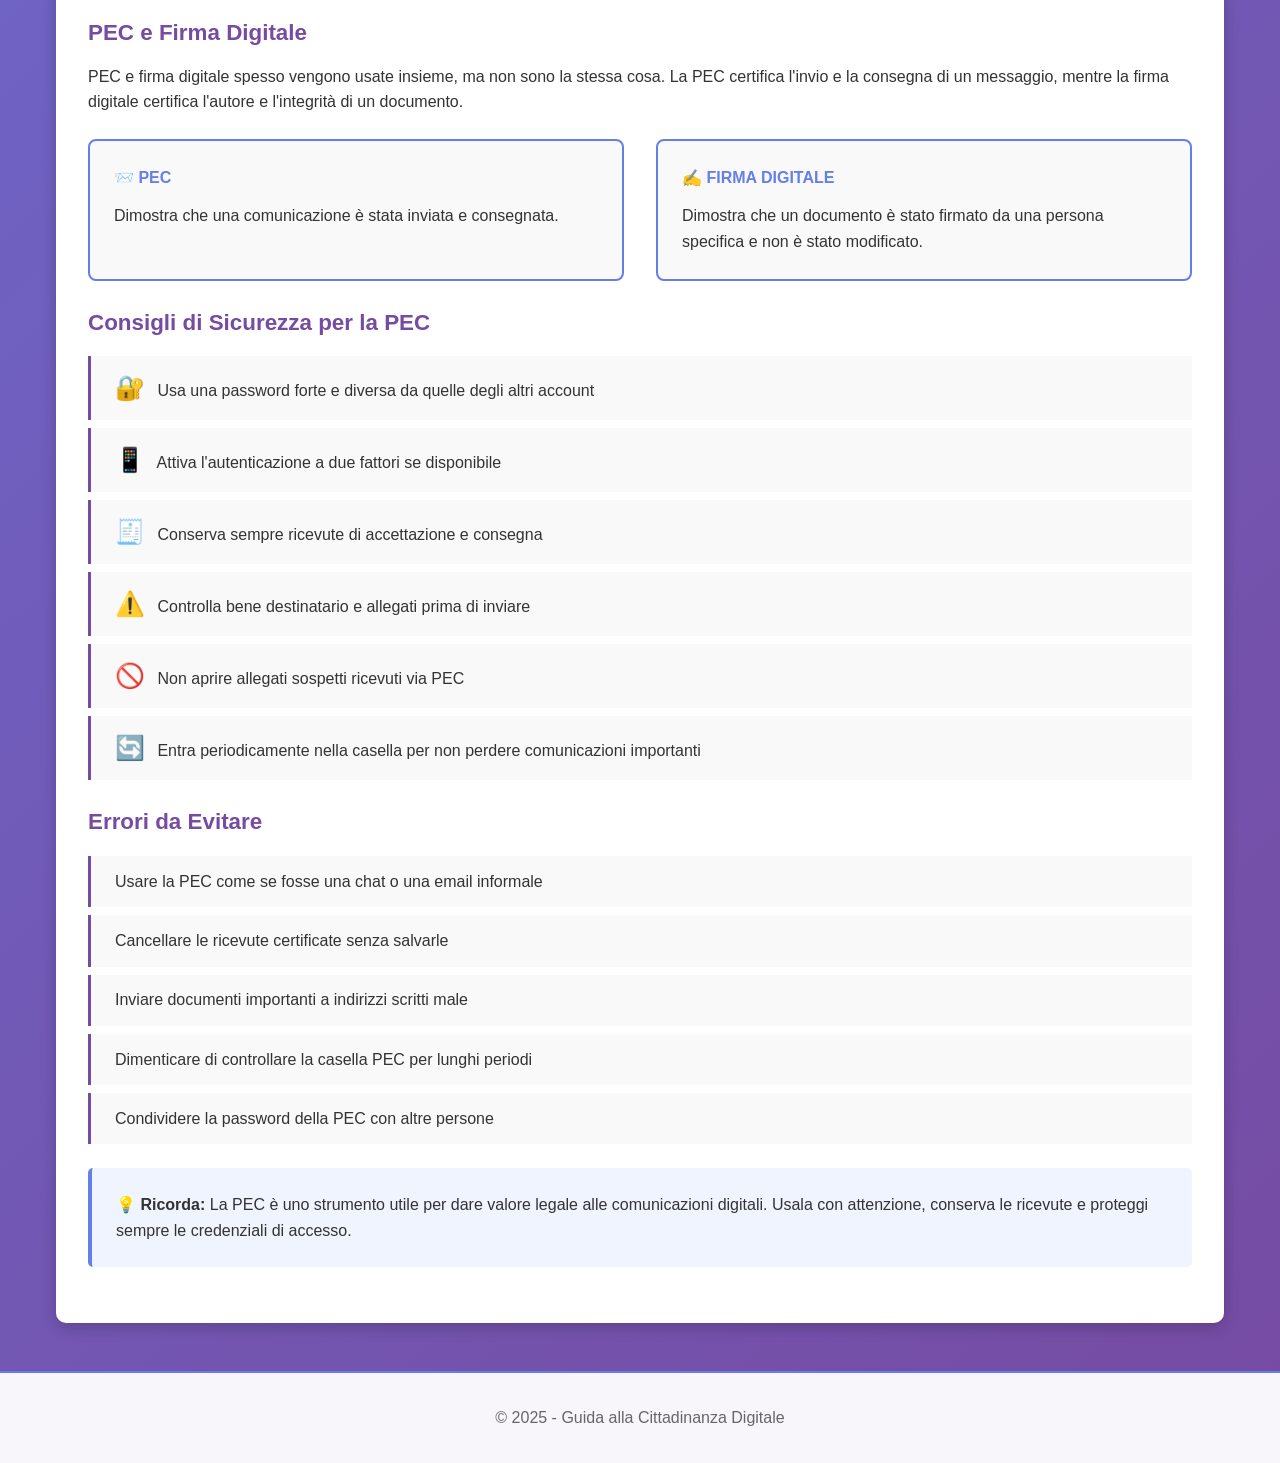
<file: pec.html>
<!DOCTYPE html>
<html lang="it">
<head>
    <meta charset="UTF-8">
    <meta name="viewport" content="width=device-width, initial-scale=1.0">
    <title>PEC - Cittadinanza Digitale</title>
    <link rel="icon" type="image/svg+xml" href="favicon.svg">
    <link rel="stylesheet" href="style.css">
</head>
<body>
    <header>
        <div class="header-content">
            <h1>🌐 Cittadinanza Digitale</h1>
            <p class="subtitle">Guida educativa per navigare consapevolmente il mondo digitale</p>
            <nav id="navigation">
                <a href="index.html" class="nav-link" data-section="home">HOME</a>
                <a href="cieid.html" class="nav-link" data-section="cieid">CIEID</a>
                <a href="spid.html" class="nav-link" data-section="spid">SPID</a>
                <a href="firma-digitale.html" class="nav-link" data-section="firma-digitale">FIRMA DIGITALE</a>
                <a href="pec.html" class="nav-link active" data-section="pec">PEC</a>
            </nav>
        </div>
    </header>

    <div class="container">
        <section class="section active">
            <h2>📧 PEC - Posta Elettronica Certificata</h2>

            <p>La PEC, cioè Posta Elettronica Certificata, è un sistema di email che permette di inviare messaggi con valore legale. È molto usata per comunicare con pubbliche amministrazioni, aziende, professionisti e uffici pubblici.</p>

            <h3>Cos'è la PEC?</h3>
            <p>La PEC funziona in modo simile a una normale email, ma aggiunge ricevute ufficiali che dimostrano quando il messaggio è stato inviato e quando è stato consegnato al destinatario.</p>

            <div class="info-box">
                <strong>📋 Valore Legale:</strong> Un messaggio PEC può avere lo stesso valore di una raccomandata con ricevuta di ritorno, perché produce prove digitali dell'invio e della consegna.
            </div>

            <h3>A Cosa Serve la PEC</h3>
            <ul class="tips-list">
                <li><span class="icon">🏛️</span> Inviare comunicazioni ufficiali alla pubblica amministrazione</li>
                <li><span class="icon">💼</span> Scambiare documenti con aziende, scuole, enti e professionisti</li>
                <li><span class="icon">📄</span> Mandare contratti, richieste, reclami e documenti importanti</li>
                <li><span class="icon">⚖️</span> Avere una prova legale dell'invio di un messaggio</li>
                <li><span class="icon">📬</span> Ricevere notifiche ufficiali in formato digitale</li>
            </ul>

            <h3>PEC e Email Normale</h3>
            <div class="grid">
                <div class="card">
                    <h4>📧 Email Normale</h4>
                    <p><strong>Uso:</strong> Comunicazioni quotidiane</p>
                    <p><strong>Valore legale:</strong> Limitato</p>
                    <p><strong>Ricevute:</strong> Non certificate</p>
                    <p><strong>Sicurezza:</strong> Dipende dal servizio usato</p>
                </div>
                <div class="card">
                    <h4>📨 PEC</h4>
                    <p><strong>Uso:</strong> Comunicazioni ufficiali</p>
                    <p><strong>Valore legale:</strong> Riconosciuto</p>
                    <p><strong>Ricevute:</strong> Certificate</p>
                    <p><strong>Sicurezza:</strong> Maggiore tracciabilità</p>
                </div>
            </div>

            <h3>Come Funziona la PEC</h3>
            <ol class="tips-list">
                <li><span class="icon">1️⃣</span> <strong>Scrivi il messaggio:</strong> Prepari la comunicazione come faresti con una email normale</li>
                <li><span class="icon">2️⃣</span> <strong>Invii dalla casella PEC:</strong> Il gestore certifica l'invio del messaggio</li>
                <li><span class="icon">3️⃣</span> <strong>Ricevi la ricevuta di accettazione:</strong> Conferma che il tuo gestore ha preso in carico il messaggio</li>
                <li><span class="icon">4️⃣</span> <strong>Ricevi la ricevuta di consegna:</strong> Conferma che il messaggio è arrivato alla casella PEC del destinatario</li>
                <li><span class="icon">5️⃣</span> <strong>Conservi le ricevute:</strong> Le ricevute sono la prova digitale della comunicazione</li>
            </ol>

            <div class="info-box">
                <strong>⚠️ Attenzione:</strong> Per avere pieno valore certificato, la PEC deve essere inviata da una casella PEC a un'altra casella PEC. Se scrivi a una email normale, il valore legale può essere ridotto.
            </div>

            <h3>Chi Può Avere una PEC</h3>
            <ul class="tips-list">
                <li><span class="icon">👤</span> Cittadini che vogliono comunicare con valore legale</li>
                <li><span class="icon">🏢</span> Aziende e imprese</li>
                <li><span class="icon">🧑‍💼</span> Liberi professionisti iscritti ad albi</li>
                <li><span class="icon">🏫</span> Scuole, enti pubblici e associazioni</li>
            </ul>

            <h3>Come Attivare una PEC</h3>
            <p>Per ottenere una PEC bisogna scegliere un gestore autorizzato e attivare una casella personale o aziendale.</p>

            <ol class="tips-list">
                <li><span class="icon">1️⃣</span> Scegli un gestore PEC accreditato</li>
                <li><span class="icon">2️⃣</span> Seleziona il piano più adatto alle tue esigenze</li>
                <li><span class="icon">3️⃣</span> Inserisci i dati richiesti e verifica l'identità</li>
                <li><span class="icon">4️⃣</span> Attiva la casella e conserva username e password</li>
                <li><span class="icon">5️⃣</span> Usa la PEC solo per comunicazioni importanti e ufficiali</li>
            </ol>

            <h3>Gestori PEC Diffusi in Italia</h3>
            <ul class="tips-list">
                <li><span class="icon">🔵</span> Aruba PEC</li>
                <li><span class="icon">🔴</span> Poste Italiane</li>
                <li><span class="icon">🟡</span> Legalmail</li>
                <li><span class="icon">🟢</span> Namirial</li>
                <li><span class="icon">🟣</span> Register.it</li>
            </ul>

            <h3>PEC e Firma Digitale</h3>
            <p>PEC e firma digitale spesso vengono usate insieme, ma non sono la stessa cosa. La PEC certifica l'invio e la consegna di un messaggio, mentre la firma digitale certifica l'autore e l'integrità di un documento.</p>

            <div class="grid">
                <div class="card">
                    <h4>📨 PEC</h4>
                    <p>Dimostra che una comunicazione è stata inviata e consegnata.</p>
                </div>
                <div class="card clickable" onclick="window.location.href='firma-digitale.html'">
                    <h4>✍️ FIRMA DIGITALE</h4>
                    <p>Dimostra che un documento è stato firmato da una persona specifica e non è stato modificato.</p>
                </div>
            </div>

            <h3>Consigli di Sicurezza per la PEC</h3>
            <ul class="tips-list">
                <li><span class="icon">🔐</span> Usa una password forte e diversa da quelle degli altri account</li>
                <li><span class="icon">📱</span> Attiva l'autenticazione a due fattori se disponibile</li>
                <li><span class="icon">🧾</span> Conserva sempre ricevute di accettazione e consegna</li>
                <li><span class="icon">⚠️</span> Controlla bene destinatario e allegati prima di inviare</li>
                <li><span class="icon">🚫</span> Non aprire allegati sospetti ricevuti via PEC</li>
                <li><span class="icon">🔄</span> Entra periodicamente nella casella per non perdere comunicazioni importanti</li>
            </ul>

            <h3>Errori da Evitare</h3>
            <ul class="tips-list">
                <li>Usare la PEC come se fosse una chat o una email informale</li>
                <li>Cancellare le ricevute certificate senza salvarle</li>
                <li>Inviare documenti importanti a indirizzi scritti male</li>
                <li>Dimenticare di controllare la casella PEC per lunghi periodi</li>
                <li>Condividere la password della PEC con altre persone</li>
            </ul>

            <div class="info-box">
                <strong>💡 Ricorda:</strong> La PEC è uno strumento utile per dare valore legale alle comunicazioni digitali. Usala con attenzione, conserva le ricevute e proteggi sempre le credenziali di accesso.
            </div>
        </section>
    </div>

    <footer>
        <p>&copy; 2025 - Guida alla Cittadinanza Digitale</p>
    </footer>

    <script src="script.js"></script>
</body>
</html>
</file>
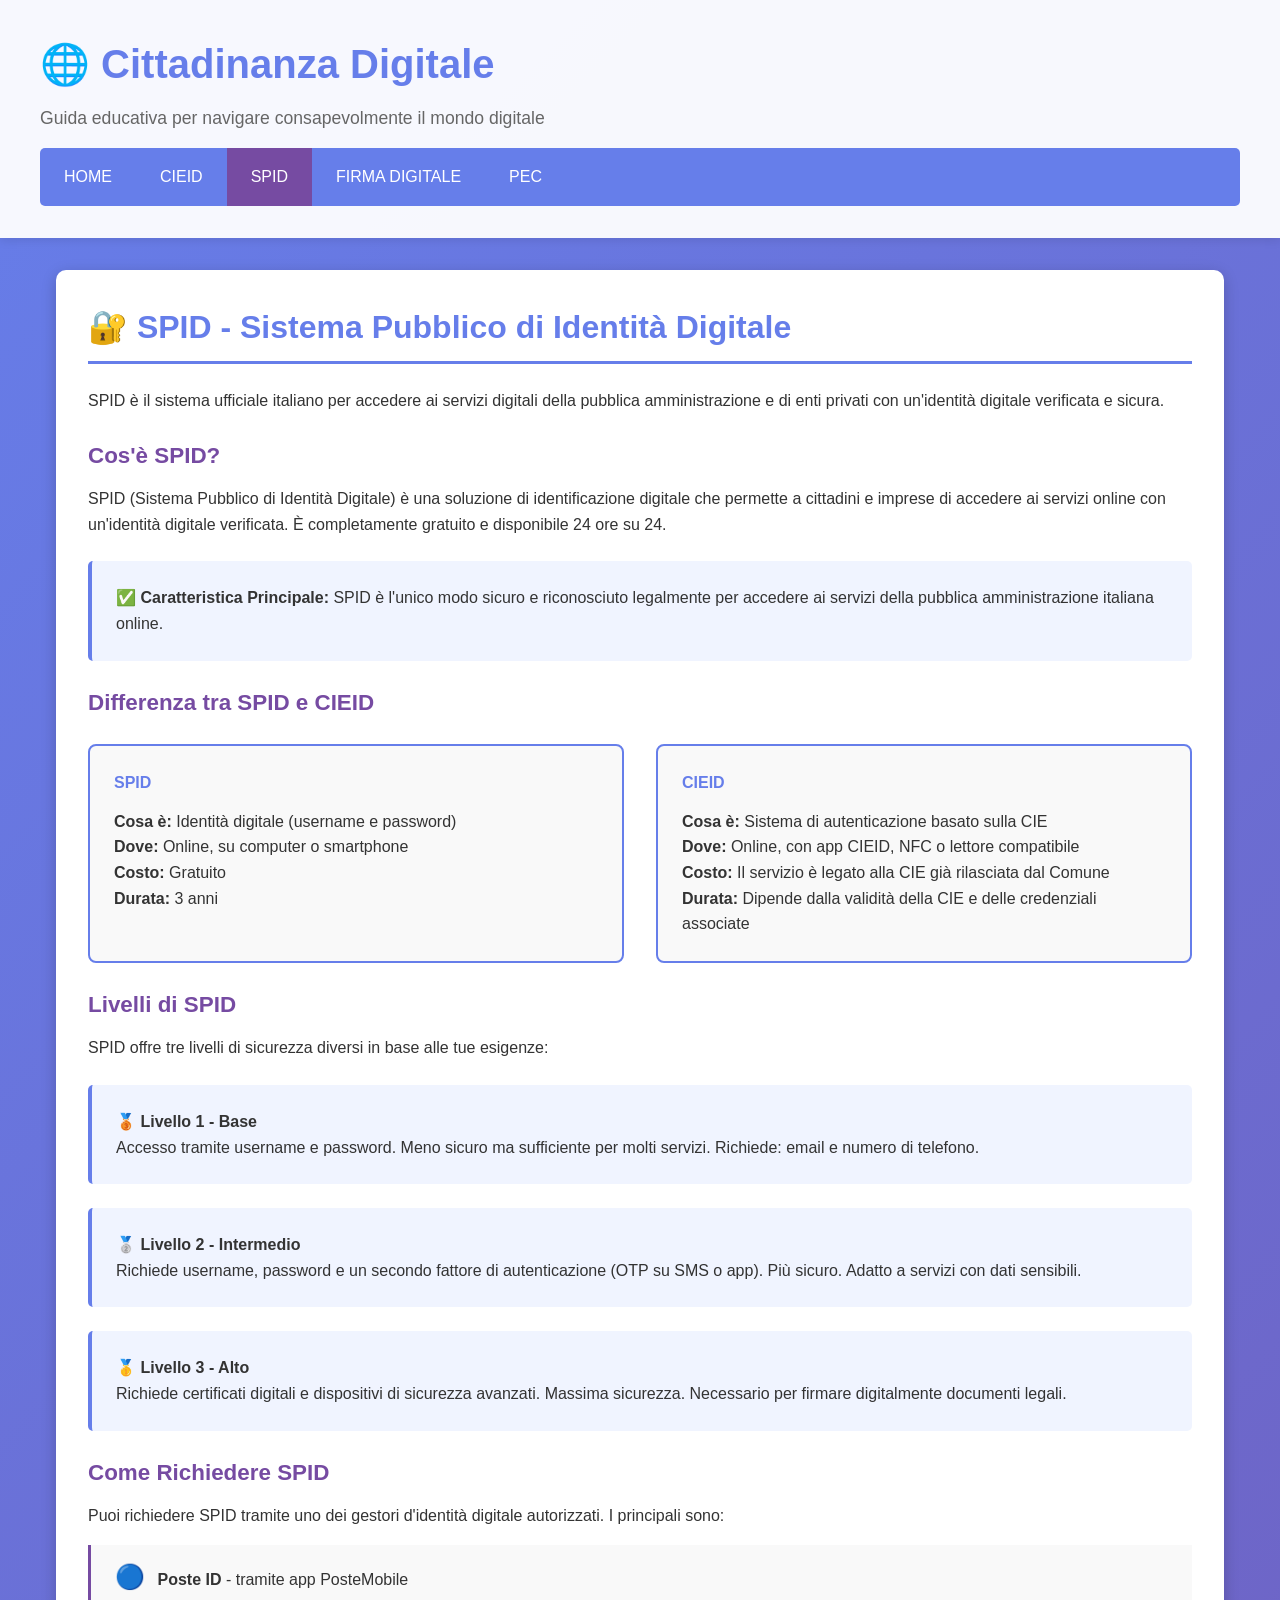
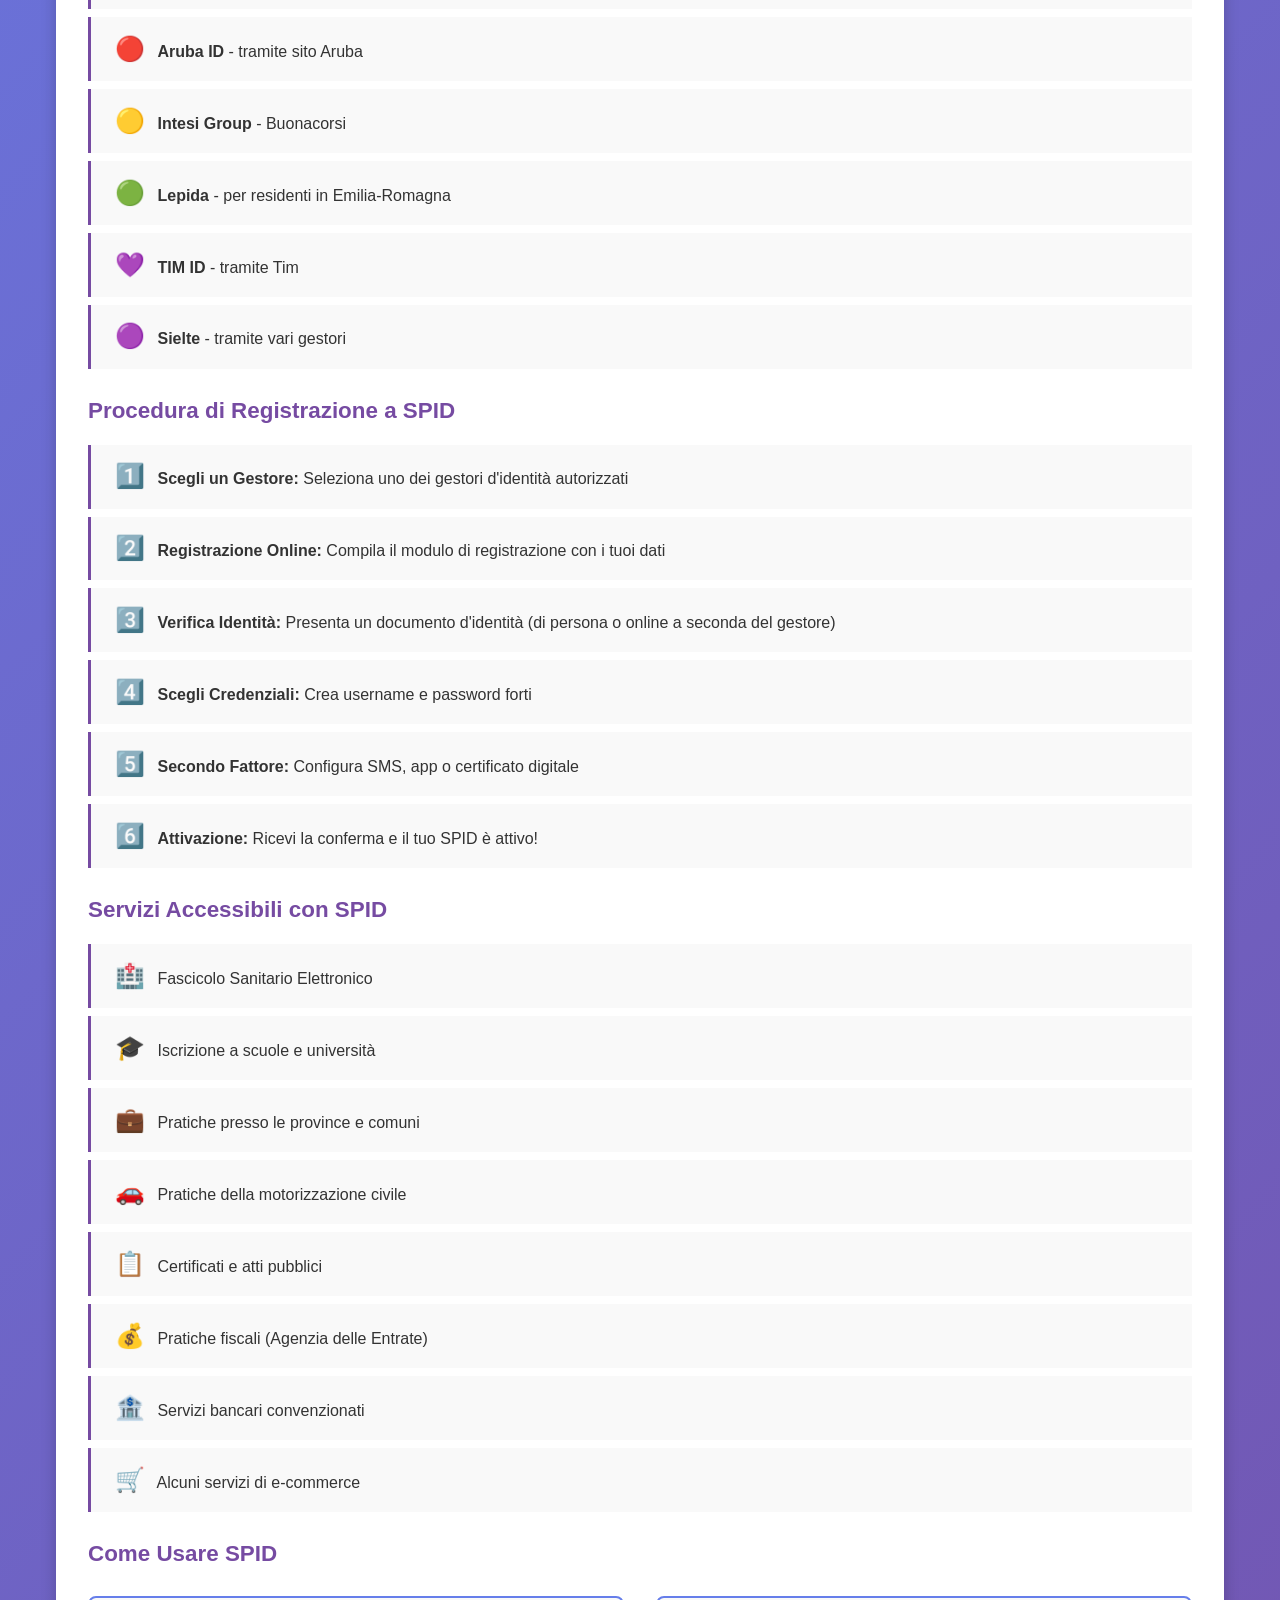
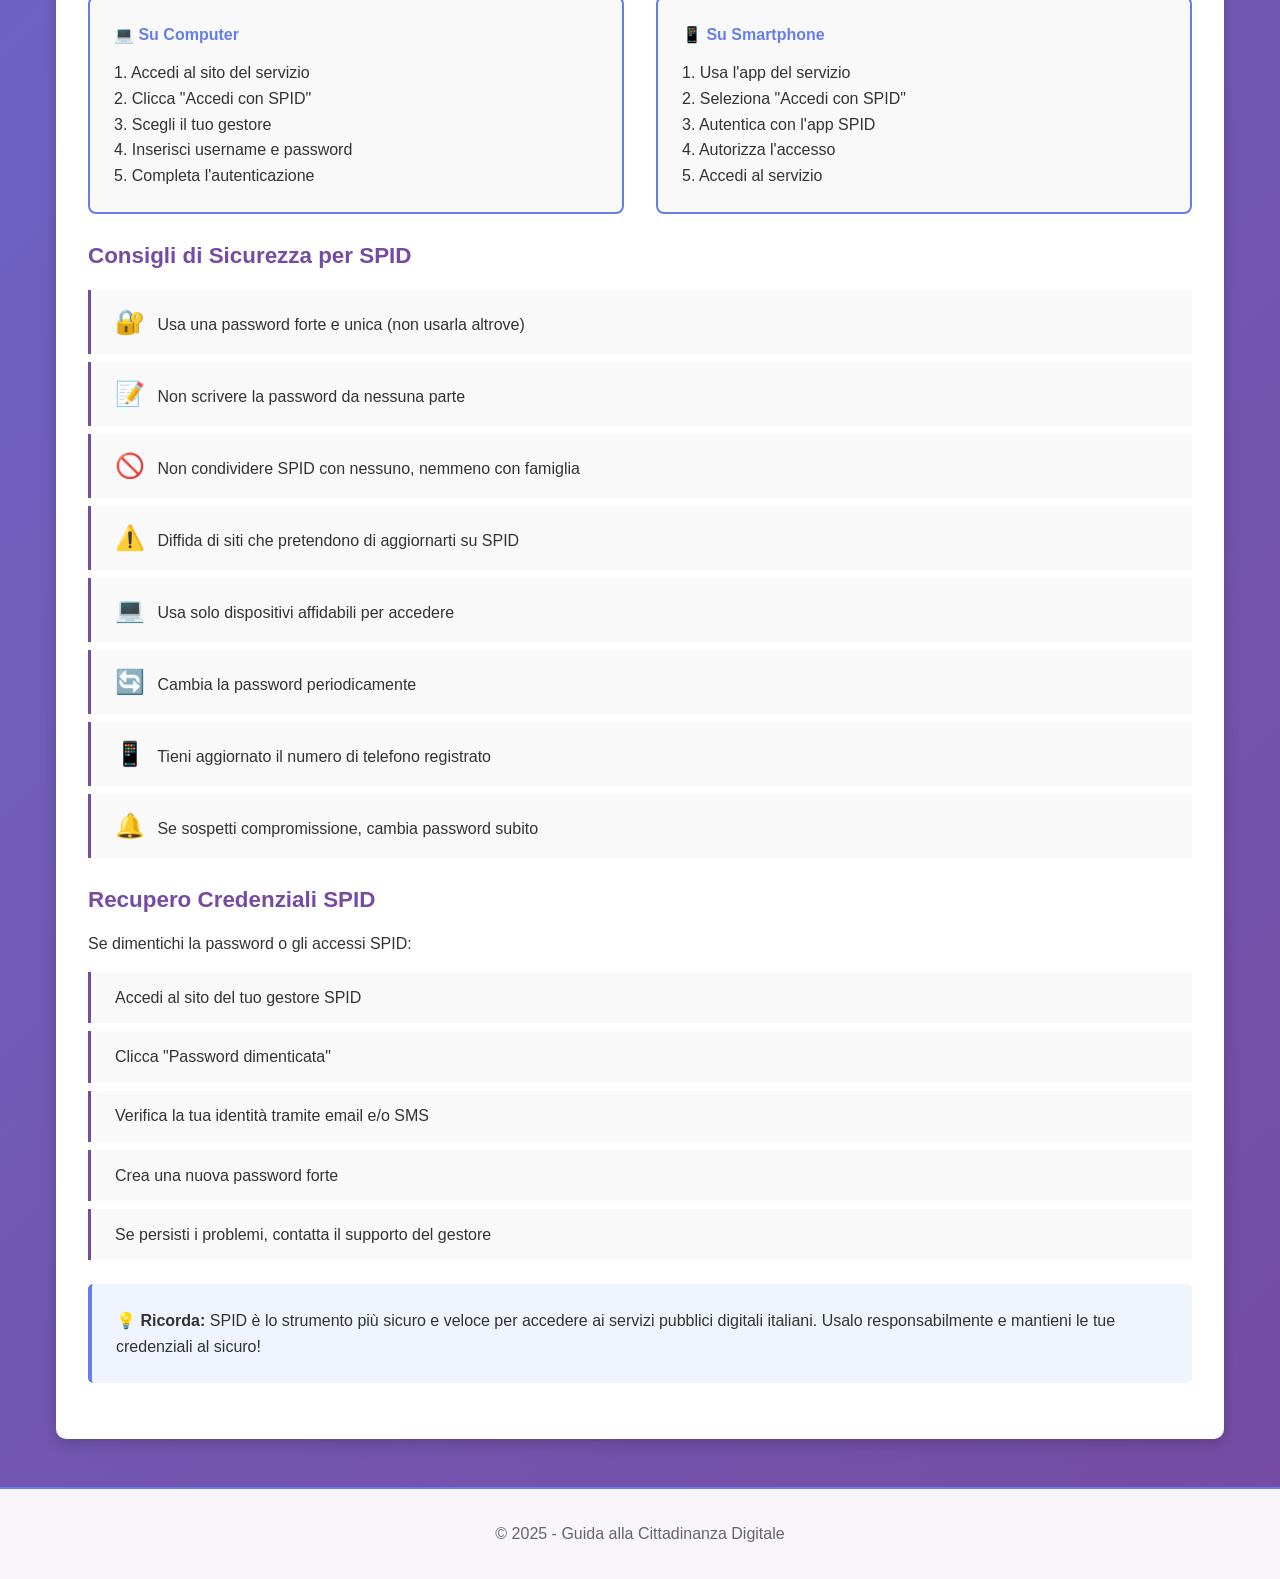
<file: spid.html>
<!DOCTYPE html>
<html lang="it">
<head>
    <meta charset="UTF-8">
    <meta name="viewport" content="width=device-width, initial-scale=1.0">
    <title>SPID - Cittadinanza Digitale</title>
    <link rel="icon" type="image/svg+xml" href="favicon.svg">
    <link rel="stylesheet" href="style.css">
</head>
<body>
    <header>
        <div class="header-content">
            <h1>🌐 Cittadinanza Digitale</h1>
            <p class="subtitle">Guida educativa per navigare consapevolmente il mondo digitale</p>
            <nav id="navigation">
                <a href="index.html" class="nav-link" data-section="home">HOME</a>
                <a href="cieid.html" class="nav-link" data-section="cieid">CIEID</a>
                <a href="spid.html" class="nav-link active" data-section="spid">SPID</a>
                <a href="firma-digitale.html" class="nav-link" data-section="firma-digitale">FIRMA DIGITALE</a>
                <a href="pec.html" class="nav-link" data-section="pec">PEC</a>
            </nav>
        </div>
    </header>

    <div class="container">
        <section class="section active">
            <h2>🔐 SPID - Sistema Pubblico di Identità Digitale</h2>
            
            <p>SPID è il sistema ufficiale italiano per accedere ai servizi digitali della pubblica amministrazione e di enti privati con un'identità digitale verificata e sicura.</p>

            <h3>Cos'è SPID?</h3>
            <p>SPID (Sistema Pubblico di Identità Digitale) è una soluzione di identificazione digitale che permette a cittadini e imprese di accedere ai servizi online con un'identità digitale verificata. È completamente gratuito e disponibile 24 ore su 24.</p>

            <div class="info-box">
                <strong>✅ Caratteristica Principale:</strong> SPID è l'unico modo sicuro e riconosciuto legalmente per accedere ai servizi della pubblica amministrazione italiana online.
            </div>

            <h3>Differenza tra SPID e CIEID</h3>
            <div class="grid">
                <div class="card">
                    <h4>SPID</h4>
                    <p><strong>Cosa è:</strong> Identità digitale (username e password)</p>
                    <p><strong>Dove:</strong> Online, su computer o smartphone</p>
                    <p><strong>Costo:</strong> Gratuito</p>
                    <p><strong>Durata:</strong> 3 anni</p>
                </div>
                <div class="card">
                    <h4>CIEID</h4>
                    <p><strong>Cosa è:</strong> Sistema di autenticazione basato sulla CIE</p>
                    <p><strong>Dove:</strong> Online, con app CIEID, NFC o lettore compatibile</p>
                    <p><strong>Costo:</strong> Il servizio è legato alla CIE già rilasciata dal Comune</p>
                    <p><strong>Durata:</strong> Dipende dalla validità della CIE e delle credenziali associate</p>
                </div>
            </div>

            <h3>Livelli di SPID</h3>
            <p>SPID offre tre livelli di sicurezza diversi in base alle tue esigenze:</p>

            <div class="info-box">
                <strong>🥉 Livello 1 - Base</strong>
                <p>Accesso tramite username e password. Meno sicuro ma sufficiente per molti servizi. Richiede: email e numero di telefono.</p>
            </div>

            <div class="info-box">
                <strong>🥈 Livello 2 - Intermedio</strong>
                <p>Richiede username, password e un secondo fattore di autenticazione (OTP su SMS o app). Più sicuro. Adatto a servizi con dati sensibili.</p>
            </div>

            <div class="info-box">
                <strong>🥇 Livello 3 - Alto</strong>
                <p>Richiede certificati digitali e dispositivi di sicurezza avanzati. Massima sicurezza. Necessario per firmare digitalmente documenti legali.</p>
            </div>

            <h3>Come Richiedere SPID</h3>
            <p>Puoi richiedere SPID tramite uno dei gestori d'identità digitale autorizzati. I principali sono:</p>
            
            <ul class="tips-list">
                <li><span class="icon">🔵</span> <strong>Poste ID</strong> - tramite app PosteMobile</li>
                <li><span class="icon">🔴</span> <strong>Aruba ID</strong> - tramite sito Aruba</li>
                <li><span class="icon">🟡</span> <strong>Intesi Group</strong> - Buonacorsi</li>
                <li><span class="icon">🟢</span> <strong>Lepida</strong> - per residenti in Emilia-Romagna</li>
                <li><span class="icon">💜</span> <strong>TIM ID</strong> - tramite Tim</li>
                <li><span class="icon">🟣</span> <strong>Sielte</strong> - tramite vari gestori</li>
            </ul>

            <h3>Procedura di Registrazione a SPID</h3>
            <ol class="tips-list">
                <li><span class="icon">1️⃣</span> <strong>Scegli un Gestore:</strong> Seleziona uno dei gestori d'identità autorizzati</li>
                <li><span class="icon">2️⃣</span> <strong>Registrazione Online:</strong> Compila il modulo di registrazione con i tuoi dati</li>
                <li><span class="icon">3️⃣</span> <strong>Verifica Identità:</strong> Presenta un documento d'identità (di persona o online a seconda del gestore)</li>
                <li><span class="icon">4️⃣</span> <strong>Scegli Credenziali:</strong> Crea username e password forti</li>
                <li><span class="icon">5️⃣</span> <strong>Secondo Fattore:</strong> Configura SMS, app o certificato digitale</li>
                <li><span class="icon">6️⃣</span> <strong>Attivazione:</strong> Ricevi la conferma e il tuo SPID è attivo!</li>
            </ol>

            <h3>Servizi Accessibili con SPID</h3>
            <ul class="tips-list">
                <li><span class="icon">🏥</span> Fascicolo Sanitario Elettronico</li>
                <li><span class="icon">🎓</span> Iscrizione a scuole e università</li>
                <li><span class="icon">💼</span> Pratiche presso le province e comuni</li>
                <li><span class="icon">🚗</span> Pratiche della motorizzazione civile</li>
                <li><span class="icon">📋</span> Certificati e atti pubblici</li>
                <li><span class="icon">💰</span> Pratiche fiscali (Agenzia delle Entrate)</li>
                <li><span class="icon">🏦</span> Servizi bancari convenzionati</li>
                <li><span class="icon">🛒</span> Alcuni servizi di e-commerce</li>
            </ul>

            <h3>Come Usare SPID</h3>
            <div class="grid">
                <div class="card">
                    <h4>💻 Su Computer</h4>
                    <p>1. Accedi al sito del servizio</p>
                    <p>2. Clicca "Accedi con SPID"</p>
                    <p>3. Scegli il tuo gestore</p>
                    <p>4. Inserisci username e password</p>
                    <p>5. Completa l'autenticazione</p>
                </div>
                <div class="card">
                    <h4>📱 Su Smartphone</h4>
                    <p>1. Usa l'app del servizio</p>
                    <p>2. Seleziona "Accedi con SPID"</p>
                    <p>3. Autentica con l'app SPID</p>
                    <p>4. Autorizza l'accesso</p>
                    <p>5. Accedi al servizio</p>
                </div>
            </div>

            <h3>Consigli di Sicurezza per SPID</h3>
            <ul class="tips-list">
                <li><span class="icon">🔐</span> Usa una password forte e unica (non usarla altrove)</li>
                <li><span class="icon">📝</span> Non scrivere la password da nessuna parte</li>
                <li><span class="icon">🚫</span> Non condividere SPID con nessuno, nemmeno con famiglia</li>
                <li><span class="icon">⚠️</span> Diffida di siti che pretendono di aggiornarti su SPID</li>
                <li><span class="icon">💻</span> Usa solo dispositivi affidabili per accedere</li>
                <li><span class="icon">🔄</span> Cambia la password periodicamente</li>
                <li><span class="icon">📱</span> Tieni aggiornato il numero di telefono registrato</li>
                <li><span class="icon">🔔</span> Se sospetti compromissione, cambia password subito</li>
            </ul>

            <h3>Recupero Credenziali SPID</h3>
            <p>Se dimentichi la password o gli accessi SPID:</p>
            <ul class="tips-list">
                <li>Accedi al sito del tuo gestore SPID</li>
                <li>Clicca "Password dimenticata"</li>
                <li>Verifica la tua identità tramite email e/o SMS</li>
                <li>Crea una nuova password forte</li>
                <li>Se persisti i problemi, contatta il supporto del gestore</li>
            </ul>

            <div class="info-box">
                <strong>💡 Ricorda:</strong> SPID è lo strumento più sicuro e veloce per accedere ai servizi pubblici digitali italiani. Usalo responsabilmente e mantieni le tue credenziali al sicuro!
            </div>
        </section>
    </div>

    <footer>
        <p>&copy; 2025 - Guida alla Cittadinanza Digitale</p>
    </footer>

    <script src="script.js"></script>
</body>
</html>
</file>
<file: style.css>
* {
    margin: 0;
    padding: 0;
    box-sizing: border-box;
}

body {
    font-family: 'Segoe UI', Tahoma, Geneva, Verdana, sans-serif;
    line-height: 1.6;
    color: #333;
    background: linear-gradient(135deg, #667eea 0%, #764ba2 100%);
    min-height: 100vh;
}

header {
    background: rgba(255, 255, 255, 0.95);
    padding: 2rem;
    box-shadow: 0 2px 10px rgba(0, 0, 0, 0.1);
}

.header-content {
    max-width: 1200px;
    margin: 0 auto;
}

h1 {
    color: #667eea;
    font-size: 2.5rem;
    margin-bottom: 0.5rem;
}

.subtitle {
    color: #666;
    font-size: 1.1rem;
}

nav {
    background: #667eea;
    overflow: hidden;
    margin-top: 1rem;
    border-radius: 5px;
}

nav a {
    float: left;
    display: block;
    color: white;
    text-align: center;
    padding: 1rem 1.5rem;
    text-decoration: none;
    font-size: 1rem;
    transition: background 0.3s;
}

nav a:hover {
    background: #764ba2;
}

nav a.active {
    background: #764ba2;
}

.container {
    max-width: 1200px;
    margin: 2rem auto;
    padding: 0 1rem;
}

.section {
    background: white;
    padding: 2rem;
    margin-bottom: 2rem;
    border-radius: 10px;
    box-shadow: 0 4px 15px rgba(0, 0, 0, 0.2);
    display: none;
}

.section.active {
    display: block;
    animation: fadeIn 0.5s;
}

@keyframes fadeIn {
    from { opacity: 0; }
    to { opacity: 1; }
}

h2 {
    color: #667eea;
    margin-bottom: 1.5rem;
    font-size: 2rem;
    border-bottom: 3px solid #667eea;
    padding-bottom: 0.5rem;
}

h3 {
    color: #764ba2;
    margin-top: 1.5rem;
    margin-bottom: 0.8rem;
    font-size: 1.4rem;
}

.info-box {
    background: #f0f4ff;
    border-left: 4px solid #667eea;
    padding: 1.5rem;
    margin: 1.5rem 0;
    border-radius: 5px;
}

.tips-list {
    list-style: none;
    margin: 1rem 0;
}

.tips-list li {
    padding: 0.8rem;
    margin: 0.5rem 0;
    background: #f9f9f9;
    border-left: 3px solid #764ba2;
    padding-left: 1.5rem;
}

.icon {
    font-size: 1.5rem;
    margin-right: 0.5rem;
}

.grid {
    display: grid;
    grid-template-columns: 1fr 1fr;
    gap: 2rem;
    margin: 1.5rem 0;
}

.card {
    background: #f9f9f9;
    padding: 1.5rem;
    border-radius: 8px;
    border: 2px solid #667eea;
    transition: transform 0.3s;
}

.card:hover {
    transform: translateY(-5px);
}

.card.clickable {
    cursor: pointer;
}

.card h4 {
    color: #667eea;
    margin-bottom: 0.8rem;
}

footer {
    background: rgba(255, 255, 255, 0.95);
    padding: 2rem;
    text-align: center;
    margin-top: 3rem;
    border-top: 2px solid #667eea;
}

footer p {
    color: #666;
}

@media (max-width: 768px) {
    h1 {
        font-size: 1.8rem;
    }

    nav a {
        float: none;
        width: 100%;
        padding: 0.8rem;
    }

    .grid {
        grid-template-columns: 1fr;
    }

    .container {
        padding: 0 0.5rem;
    }

    .section {
        padding: 1.5rem;
    }
}
</file>
